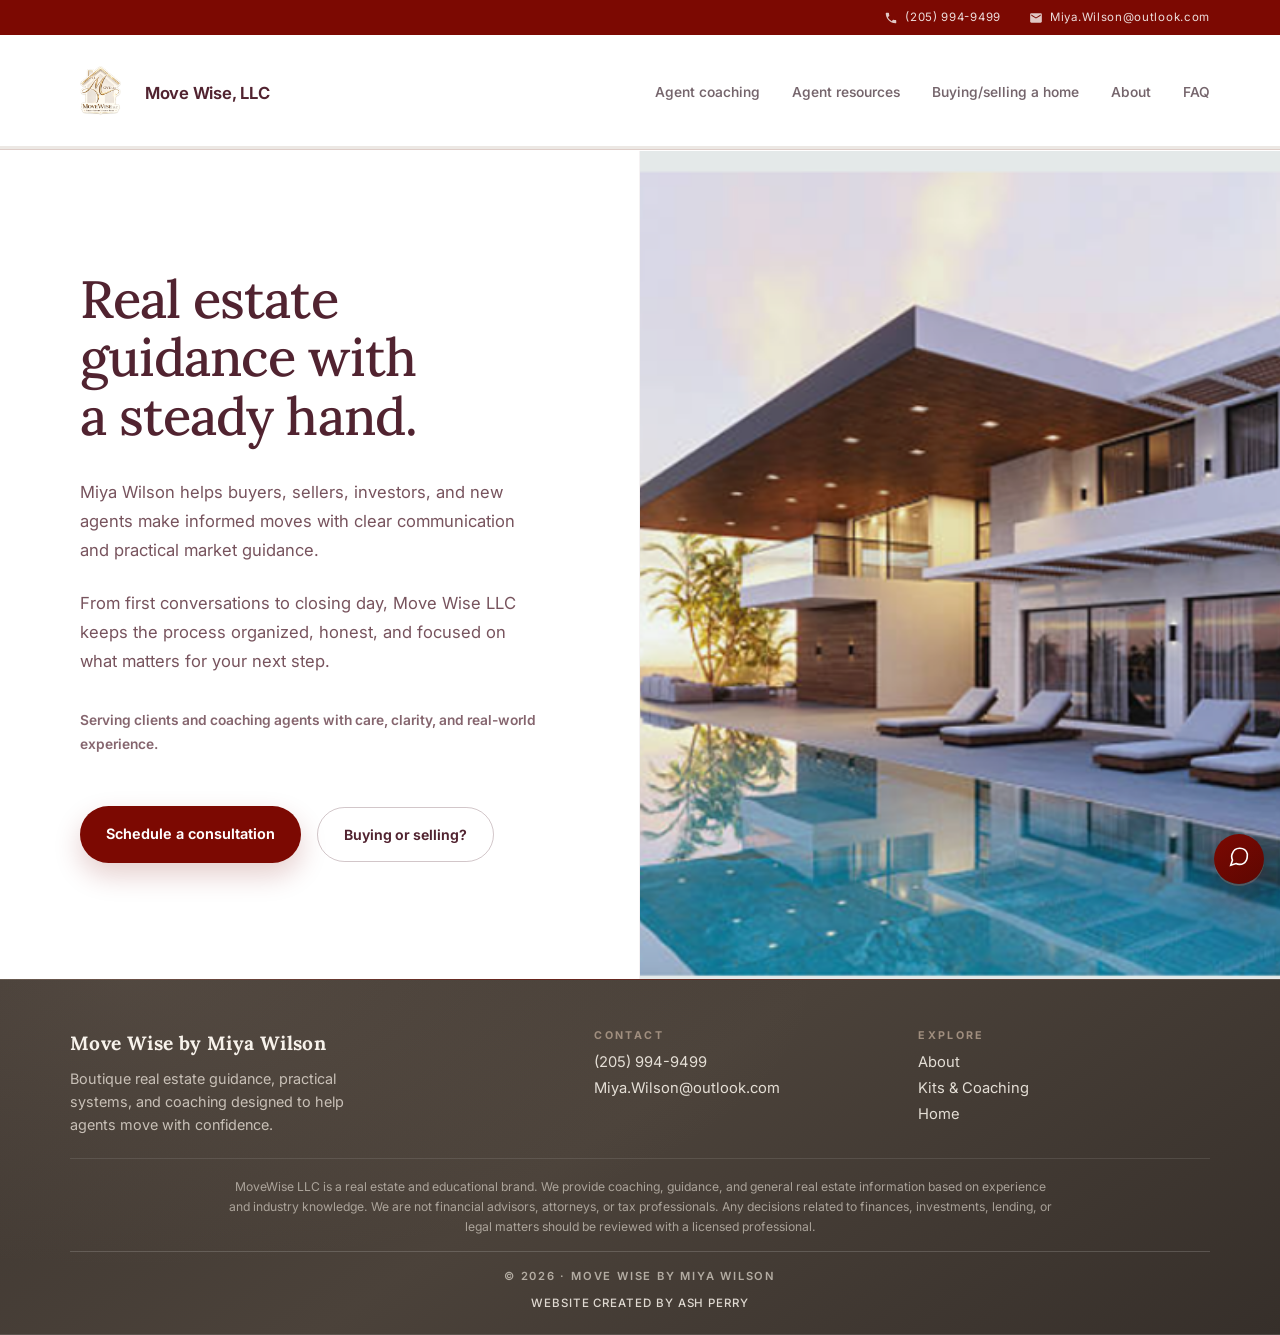
<file: index.html>
<!DOCTYPE html>
<html lang="en">
  <head>
    <meta charset="UTF-8" />
    <meta name="viewport" content="width=device-width, initial-scale=1, viewport-fit=cover" />
    <meta
      name="description"
      content="Miya Wilson and Move Wise LLC offer real estate services and new agent coaching for buyers, sellers, investors, and aspiring agents—with clarity, confidence, and strategy."
    />
    <title>Move Wise by Miya Wilson · Home Transformations</title>
    <!-- Ensures styles.css (+ other assets) load when Pages URL has no trailing slash -->
    <script>
      (function () {
        if (
          location.hostname === "ashperry1.github.io" &&
          location.pathname.startsWith("/MiyaWilson")
        ) {
          var b = document.createElement("base");
          b.href = "/MiyaWilson/";
          var t = document.querySelector("title");
          if (t) document.head.insertBefore(b, t);
          else document.head.appendChild(b);
        }
      })();
    </script>
    <link rel="preconnect" href="https://fonts.googleapis.com" />
    <link rel="preconnect" href="https://fonts.gstatic.com" crossorigin />
    <link
      href="https://fonts.googleapis.com/css2?family=Inter:ital,opsz,wght@0,14..32,400;0,14..32,500;0,14..32,600;0,14..32,700;1,14..32,400&amp;family=Lora:ital,wght@0,400..700;1,400..700&amp;display=swap"
      rel="stylesheet"
    />
    <link rel="stylesheet" href="styles.css" />
  </head>
  <body class="home-page">
    <div class="site-top">
      <div class="site-utility" aria-label="Contact shortcuts">
        <div class="wrap site-utility__inner">
          <a class="site-utility__link" href="tel:+12059949499">
            <svg class="site-utility__icon" width="14" height="14" viewBox="0 0 24 24" aria-hidden="true">
              <path
                fill="currentColor"
                d="M6.62 10.79c1.44 2.83 3.76 5.14 6.59 6.59l2.2-2.2c.27-.27.67-.36 1.02-.24 1.12.37 2.33.57 3.57.57.55 0 1 .45 1 1V20c0 .55-.45 1-1 1-9.39 0-17-7.61-17-17 0-.55.45-1 1-1h3.5c.55 0 1 .45 1 1 0 1.25.2 2.45.57 3.57.11.35.03.74-.25 1.02l-2.2 2.2z"
              />
            </svg>
            <span>(205) 994-9499</span>
          </a>
          <a class="site-utility__link" href="mailto:Miya.Wilson@outlook.com">
            <svg class="site-utility__icon" width="14" height="14" viewBox="0 0 24 24" aria-hidden="true">
              <path
                fill="currentColor"
                d="M20 4H4c-1.1 0-2 .9-2 2v12c0 1.1.9 2 2 2h16c1.1 0 2-.9 2-2V6c0-1.1-.9-2-2-2zm0 4l-8 5-8-5V6l8 5 8-5v2z"
              />
            </svg>
            <span>Miya.Wilson@outlook.com</span>
          </a>
        </div>
      </div>
      <header class="site-header site-header--broker">
        <div class="wrap header-inner header-inner--broker">
          <a class="logo logo--broker" href="index.html" aria-label="Move Wise by Miya Wilson — Home">
            <span class="logo__mark logo__mark--brand" aria-hidden="true">
              <img
                class="logo__brand-img"
                src="assets/logo-movewise.png"
                alt=""
                width="416"
                height="624"
                decoding="async"
              />
            </span>
            <span class="logo__stack">
              <span class="logo__name">Move Wise, LLC</span>
            </span>
          </a>
          <button
            class="nav-toggle"
            type="button"
            aria-expanded="false"
            aria-controls="primary-nav"
            aria-label="Open navigation menu"
          >
            <span class="nav-toggle__line" aria-hidden="true"></span>
            <span class="nav-toggle__line" aria-hidden="true"></span>
            <span class="nav-toggle__line" aria-hidden="true"></span>
          </button>
          <nav class="nav nav--broker" id="primary-nav" aria-label="Primary">
            <div class="nav-dropdown">
              <a href="kits.html#coaching" class="nav-dropdown__label">Agent coaching</a>
              <div class="nav-dropdown__panel" role="group" aria-label="Coaching tracks">
                <a href="coaching-one-on-one.html">1-on-1 Coaching</a>
                <a href="coaching-group.html">Group Coaching</a>
                <a href="coaching-vip-intensive.html">VIP Intensive</a>
              </div>
            </div>
            <a href="kits.html#kits">Agent resources</a>
            <a href="buying-selling.html">Buying/selling a home</a>
            <a href="about.html">About</a>
            <a href="faq.html">FAQ</a>
          </nav>
        </div>
      </header>
    </div>

    <main id="main-content">
      <section class="hero hero-split" id="tour-entry" aria-labelledby="hero-heading">
        <div class="hero-split__shell">
          <div class="hero-split__panel hero-split__copy lux-reveal">
            <div class="hero-split__copy-inner">
              <h1 id="hero-heading">Real estate guidance with a steady hand.</h1>
              <p class="hero-split__dek">
                Miya Wilson helps buyers, sellers, investors, and new agents make informed moves with clear communication and practical
                market guidance.
              </p>
              <p class="hero-split__dek">
                From first conversations to closing day, Move Wise LLC keeps the process organized, honest, and focused on what matters for
                your next step.
              </p>
              <p class="hero-split__stat-line">Serving clients and coaching agents with care, clarity, and real-world experience.</p>
              <div class="hero-split__actions">
                <a class="btn btn-primary btn--hero-contact" href="#contact">Schedule a consultation</a>
                <a class="btn btn-ghost btn--hero-secondary" href="buying-selling.html">Buying or selling?</a>
              </div>
            </div>
          </div>
          <div class="hero-split__panel hero-split__media lux-reveal" aria-hidden="false">
            <figure class="hero-split__figure hero-split__figure--full">
              <img
                class="hero-split__img hero-split__img--base"
                src="assets/miya-home.png"
                width="732"
                height="495"
                alt="Modern luxury white villa with an infinity pool at sunset—clean architecture and tropical landscaping."
                decoding="async"
                fetchpriority="high"
              />
            </figure>
          </div>
        </div>
      </section>

    </main>

    <footer class="site-footer">
      <div class="wrap footer-inner">
        <div class="footer-col footer-col--brand">
          <p class="footer-brand">Move Wise by Miya Wilson</p>
          <p class="footer-copy">
            Boutique real estate guidance, practical systems, and coaching designed to help agents move with confidence.
          </p>
        </div>
        <div class="footer-col">
          <p class="footer-heading">Contact</p>
          <a class="footer-link" href="tel:+12059949499">(205) 994-9499</a>
          <a class="footer-link" href="mailto:Miya.Wilson@outlook.com">Miya.Wilson@outlook.com</a>
        </div>
        <div class="footer-col">
          <p class="footer-heading">Explore</p>
          <a class="footer-link" href="about.html">About</a>
          <a class="footer-link" href="kits.html">Kits & Coaching</a>
          <a class="footer-link" href="index.html">Home</a>
        </div>
      </div>
      <div class="wrap footer-disclaimer" role="note">
        <p class="footer-disclaimer__text">
          MoveWise LLC is a real estate and educational brand. We provide coaching, guidance, and general real estate information based on
          experience and industry knowledge. We are not financial advisors, attorneys, or tax professionals. Any decisions related to
          finances, investments, lending, or legal matters should be reviewed with a licensed professional.
        </p>
      </div>
      <div class="wrap footer-bottom">
        <p class="footer-meta">© <span id="y"></span> · Move Wise by Miya Wilson</p>
        <a class="footer-credit" href="https://www.ash-perry.com" target="_blank" rel="noopener noreferrer"
          >Website created by Ash Perry</a
        >
      </div>
    </footer>

    <script>
      document.getElementById("y").textContent = new Date().getFullYear();
    </script>
    <script src="mobile-nav.js" defer></script>
    <script src="lux-motion.js" defer></script>
    <script src="site-chat.js" defer></script>
  </body>
</html>
</file>
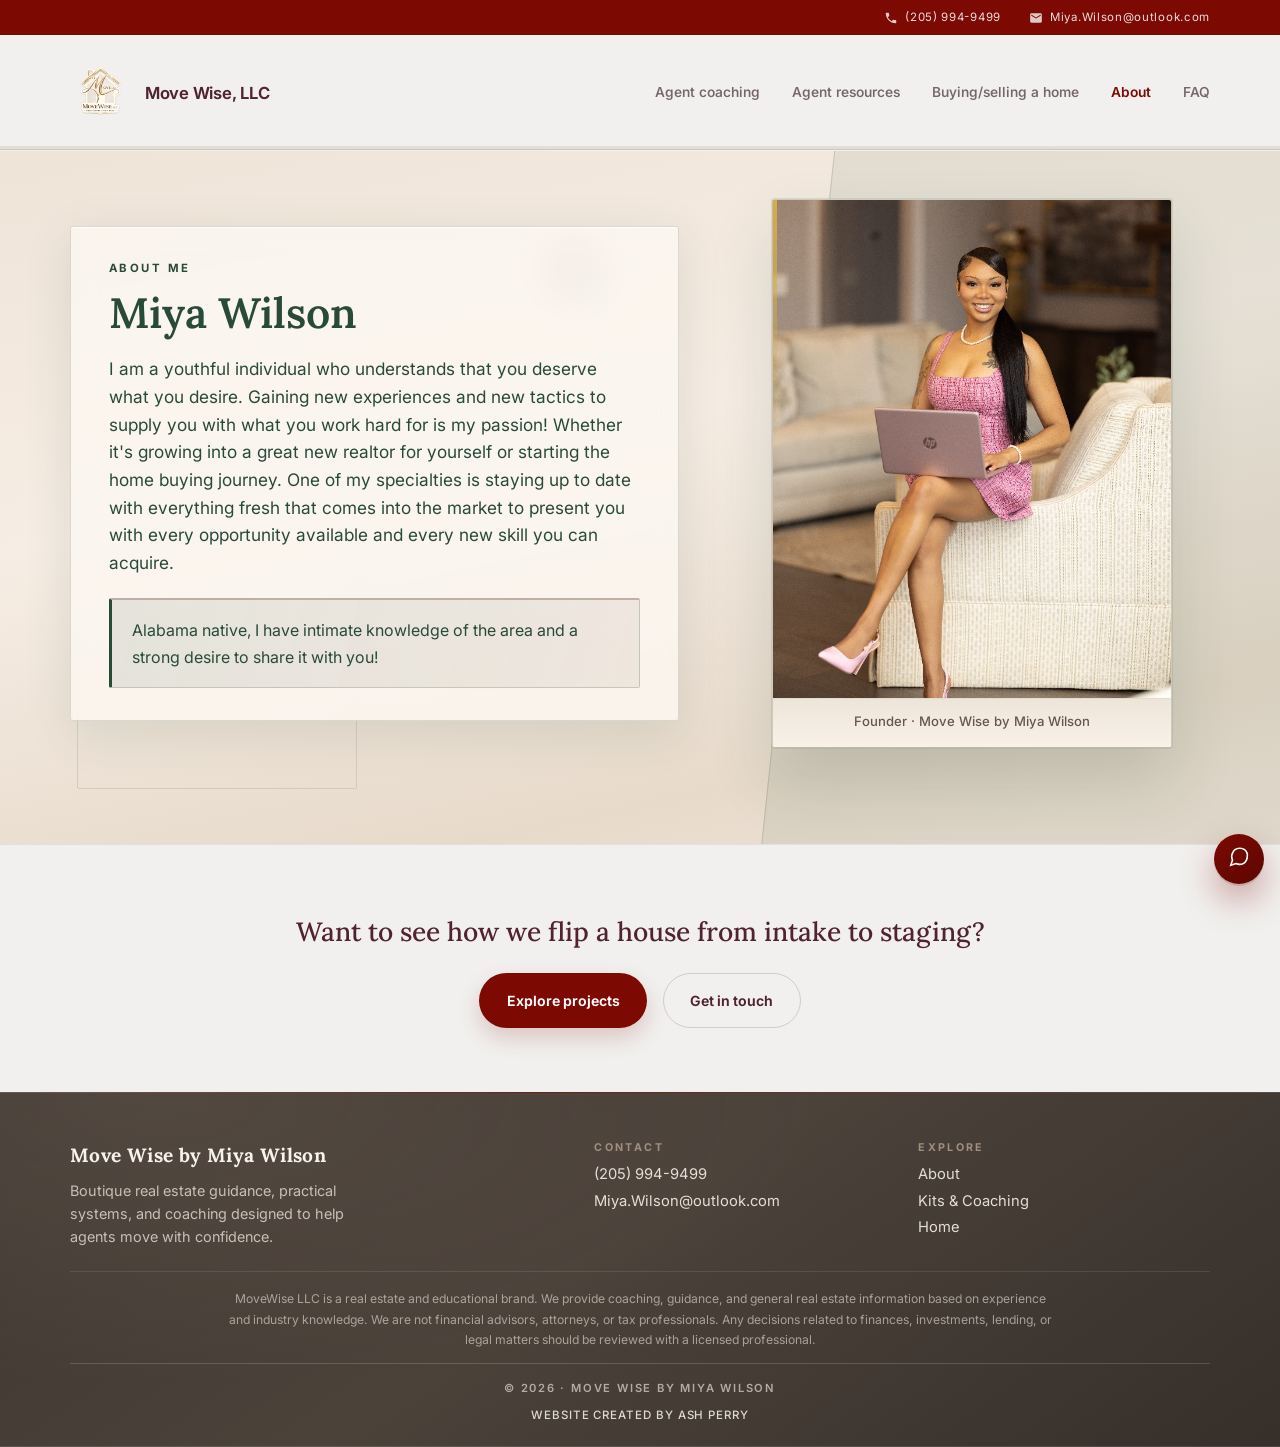
<file: about.html>
<!DOCTYPE html>
<html lang="en">
  <head>
    <meta charset="UTF-8" />
    <meta name="viewport" content="width=device-width, initial-scale=1, viewport-fit=cover" />
    <meta
      name="description"
      content="About Move Wise by Miya Wilson—meet the flipper behind the renovations, values, and how we partner on every project."
    />
    <title>About Me · Move Wise by Miya Wilson</title>
    <script>
      (function () {
        if (
          location.hostname === "ashperry1.github.io" &&
          location.pathname.startsWith("/MiyaWilson")
        ) {
          var b = document.createElement("base");
          b.href = "/MiyaWilson/";
          var t = document.querySelector("title");
          if (t) document.head.insertBefore(b, t);
          else document.head.appendChild(b);
        }
      })();
    </script>
    <link rel="preconnect" href="https://fonts.googleapis.com" />
    <link rel="preconnect" href="https://fonts.gstatic.com" crossorigin />
    <link
      href="https://fonts.googleapis.com/css2?family=Inter:ital,opsz,wght@0,14..32,400;0,14..32,500;0,14..32,600;0,14..32,700;1,14..32,400&amp;family=Lora:ital,wght@0,400..700;1,400..700&amp;display=swap"
      rel="stylesheet"
    />
    <link rel="stylesheet" href="styles.css" />
  </head>
  <body>
    <div class="site-top">
      <div class="site-utility" aria-label="Contact shortcuts">
        <div class="wrap site-utility__inner">
          <a class="site-utility__link" href="tel:+12059949499">
            <svg class="site-utility__icon" width="14" height="14" viewBox="0 0 24 24" aria-hidden="true">
              <path
                fill="currentColor"
                d="M6.62 10.79c1.44 2.83 3.76 5.14 6.59 6.59l2.2-2.2c.27-.27.67-.36 1.02-.24 1.12.37 2.33.57 3.57.57.55 0 1 .45 1 1V20c0 .55-.45 1-1 1-9.39 0-17-7.61-17-17 0-.55.45-1 1-1h3.5c.55 0 1 .45 1 1 0 1.25.2 2.45.57 3.57.11.35.03.74-.25 1.02l-2.2 2.2z"
              />
            </svg>
            <span>(205) 994-9499</span>
          </a>
          <a class="site-utility__link" href="mailto:Miya.Wilson@outlook.com">
            <svg class="site-utility__icon" width="14" height="14" viewBox="0 0 24 24" aria-hidden="true">
              <path
                fill="currentColor"
                d="M20 4H4c-1.1 0-2 .9-2 2v12c0 1.1.9 2 2 2h16c1.1 0 2-.9 2-2V6c0-1.1-.9-2-2-2zm0 4l-8 5-8-5V6l8 5 8-5v2z"
              />
            </svg>
            <span>Miya.Wilson@outlook.com</span>
          </a>
        </div>
      </div>
      <header class="site-header site-header--broker">
        <div class="wrap header-inner header-inner--broker">
          <a class="logo logo--broker" href="index.html" aria-label="Move Wise by Miya Wilson — Home">
            <span class="logo__mark logo__mark--brand" aria-hidden="true">
              <img
                class="logo__brand-img"
                src="assets/logo-movewise.png"
                alt=""
                width="416"
                height="624"
                decoding="async"
              />
            </span>
            <span class="logo__stack">
              <span class="logo__name">Move Wise, LLC</span>
            </span>
          </a>
          <button
            class="nav-toggle"
            type="button"
            aria-expanded="false"
            aria-controls="primary-nav"
            aria-label="Open navigation menu"
          >
            <span class="nav-toggle__line" aria-hidden="true"></span>
            <span class="nav-toggle__line" aria-hidden="true"></span>
            <span class="nav-toggle__line" aria-hidden="true"></span>
          </button>
          <nav class="nav nav--broker" id="primary-nav" aria-label="Primary">
            <div class="nav-dropdown">
              <a href="kits.html#coaching" class="nav-dropdown__label">Agent coaching</a>
              <div class="nav-dropdown__panel" role="group" aria-label="Coaching tracks">
                <a href="coaching-one-on-one.html">1-on-1 Coaching</a>
                <a href="coaching-group.html">Group Coaching</a>
                <a href="coaching-vip-intensive.html">VIP Intensive</a>
              </div>
            </div>
            <a href="kits.html#kits">Agent resources</a>
            <a href="buying-selling.html">Buying/selling a home</a>
            <a href="about.html" class="nav-current" aria-current="page">About</a>
            <a href="faq.html">FAQ</a>
          </nav>
        </div>
      </header>
    </div>

    <main id="main-content" class="page-about-main">
      <section class="about-pink about-pink--page" aria-labelledby="about-heading">
        <div class="about-pink__geo" aria-hidden="true">
          <span class="about-geo__shape about-geo__shape--slant"></span>
          <span class="about-geo__shape about-geo__shape--frame"></span>
          <span class="about-geo__shape about-geo__shape--disc"></span>
        </div>
        <div class="wrap about-pink__inner">
          <div class="about-pink__copy">
            <p class="about-pink__eyebrow">About Me</p>
            <h1 id="about-heading">Miya Wilson</h1>
            <p class="about-pink__lede">
              I am a youthful individual who understands that you deserve what you desire.
              Gaining new experiences and new tactics to supply you with what you work
              hard for is my passion! Whether it's growing into a great new realtor for
              yourself or starting the home buying journey. One of my specialties is staying
              up to date with everything fresh that comes into the market to present you
              with every opportunity available and every new skill you can acquire.
            </p>
            <p class="about-pink__tagline">
              Alabama native, I have intimate knowledge of the area and a strong desire to
              share it with you!
            </p>
          </div>
          <figure class="about-pink__photo">
            <img
              src="assets/miya-about.png"
              width="683"
              height="1024"
              alt="Portrait of Miya Wilson, founder of Move Wise by Miya Wilson"
              loading="lazy"
              decoding="async"
            />
            <figcaption class="about-pink__caption">
              Founder · Move Wise by Miya Wilson
            </figcaption>
          </figure>
        </div>
      </section>

      <section class="about-next">
        <div class="wrap about-next__inner">
          <p class="about-next__lede">
            Want to see how we flip a house from intake to staging?
          </p>
          <a class="btn btn-primary" href="index.html#work">Explore projects</a>
          <a class="btn btn-ghost about-next__btn-ghost" href="index.html#contact"
            >Get in touch</a
          >
        </div>
      </section>
    </main>

    <footer class="site-footer">
      <div class="wrap footer-inner">
        <div class="footer-col footer-col--brand">
          <p class="footer-brand">Move Wise by Miya Wilson</p>
          <p class="footer-copy">
            Boutique real estate guidance, practical systems, and coaching designed to help agents move with confidence.
          </p>
        </div>
        <div class="footer-col">
          <p class="footer-heading">Contact</p>
          <a class="footer-link" href="tel:+12059949499">(205) 994-9499</a>
          <a class="footer-link" href="mailto:Miya.Wilson@outlook.com">Miya.Wilson@outlook.com</a>
        </div>
        <div class="footer-col">
          <p class="footer-heading">Explore</p>
          <a class="footer-link" href="about.html">About</a>
          <a class="footer-link" href="kits.html">Kits & Coaching</a>
          <a class="footer-link" href="index.html">Home</a>
        </div>
      </div>
      <div class="wrap footer-disclaimer" role="note">
        <p class="footer-disclaimer__text">
          MoveWise LLC is a real estate and educational brand. We provide coaching, guidance, and general real estate information based on
          experience and industry knowledge. We are not financial advisors, attorneys, or tax professionals. Any decisions related to
          finances, investments, lending, or legal matters should be reviewed with a licensed professional.
        </p>
      </div>
      <div class="wrap footer-bottom">
        <p class="footer-meta">© <span id="y"></span> · Move Wise by Miya Wilson</p>
        <a class="footer-credit" href="https://www.ash-perry.com" target="_blank" rel="noopener noreferrer"
          >Website created by Ash Perry</a
        >
      </div>
    </footer>

    <script>
      document.getElementById("y").textContent = new Date().getFullYear();
    </script>
    <script src="mobile-nav.js" defer></script>
    <script src="site-chat.js" defer></script>
  </body>
</html>
</file>
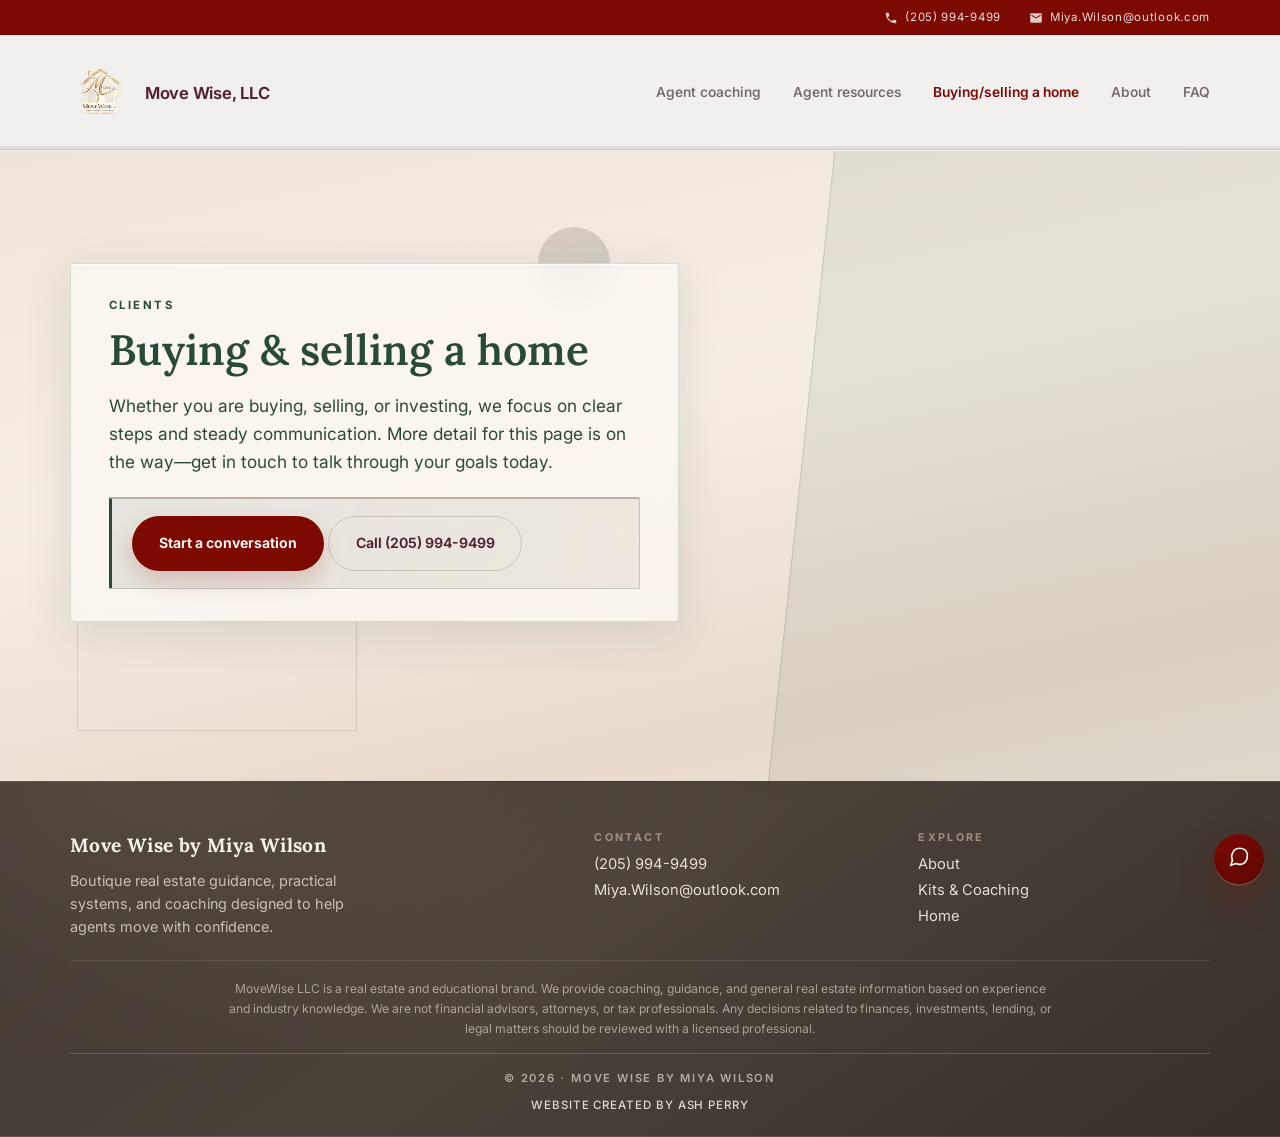
<file: buying-selling.html>
<!DOCTYPE html>
<html lang="en">
  <head>
    <meta charset="UTF-8" />
    <meta name="viewport" content="width=device-width, initial-scale=1, viewport-fit=cover" />
    <meta
      name="description"
      content="Buying or selling a home with Move Wise by Miya Wilson—strategy, clarity, and support for your next move."
    />
    <title>Buying &amp; selling a home · Move Wise by Miya Wilson</title>
    <script>
      (function () {
        if (
          location.hostname === "ashperry1.github.io" &&
          location.pathname.startsWith("/MiyaWilson")
        ) {
          var b = document.createElement("base");
          b.href = "/MiyaWilson/";
          var t = document.querySelector("title");
          if (t) document.head.insertBefore(b, t);
          else document.head.appendChild(b);
        }
      })();
    </script>
    <link rel="preconnect" href="https://fonts.googleapis.com" />
    <link rel="preconnect" href="https://fonts.gstatic.com" crossorigin />
    <link
      href="https://fonts.googleapis.com/css2?family=Inter:ital,opsz,wght@0,14..32,400;0,14..32,500;0,14..32,600;0,14..32,700;1,14..32,400&amp;family=Lora:ital,wght@0,400..700;1,400..700&amp;display=swap"
      rel="stylesheet"
    />
    <link rel="stylesheet" href="styles.css" />
  </head>
  <body>
    <div class="site-top">
      <div class="site-utility" aria-label="Contact shortcuts">
        <div class="wrap site-utility__inner">
          <a class="site-utility__link" href="tel:+12059949499">
            <svg class="site-utility__icon" width="14" height="14" viewBox="0 0 24 24" aria-hidden="true">
              <path
                fill="currentColor"
                d="M6.62 10.79c1.44 2.83 3.76 5.14 6.59 6.59l2.2-2.2c.27-.27.67-.36 1.02-.24 1.12.37 2.33.57 3.57.57.55 0 1 .45 1 1V20c0 .55-.45 1-1 1-9.39 0-17-7.61-17-17 0-.55.45-1 1-1h3.5c.55 0 1 .45 1 1 0 1.25.2 2.45.57 3.57.11.35.03.74-.25 1.02l-2.2 2.2z"
              />
            </svg>
            <span>(205) 994-9499</span>
          </a>
          <a class="site-utility__link" href="mailto:Miya.Wilson@outlook.com">
            <svg class="site-utility__icon" width="14" height="14" viewBox="0 0 24 24" aria-hidden="true">
              <path
                fill="currentColor"
                d="M20 4H4c-1.1 0-2 .9-2 2v12c0 1.1.9 2 2 2h16c1.1 0 2-.9 2-2V6c0-1.1-.9-2-2-2zm0 4l-8 5-8-5V6l8 5 8-5v2z"
              />
            </svg>
            <span>Miya.Wilson@outlook.com</span>
          </a>
        </div>
      </div>
      <header class="site-header site-header--broker">
        <div class="wrap header-inner header-inner--broker">
          <a class="logo logo--broker" href="index.html" aria-label="Move Wise by Miya Wilson — Home">
            <span class="logo__mark logo__mark--brand" aria-hidden="true">
              <img
                class="logo__brand-img"
                src="assets/logo-movewise.png"
                alt=""
                width="416"
                height="624"
                decoding="async"
              />
            </span>
            <span class="logo__stack">
              <span class="logo__name">Move Wise, LLC</span>
            </span>
          </a>
          <button
            class="nav-toggle"
            type="button"
            aria-expanded="false"
            aria-controls="primary-nav"
            aria-label="Open navigation menu"
          >
            <span class="nav-toggle__line" aria-hidden="true"></span>
            <span class="nav-toggle__line" aria-hidden="true"></span>
            <span class="nav-toggle__line" aria-hidden="true"></span>
          </button>
          <nav class="nav nav--broker" id="primary-nav" aria-label="Primary">
            <div class="nav-dropdown">
              <a href="kits.html#coaching" class="nav-dropdown__label">Agent coaching</a>
              <div class="nav-dropdown__panel" role="group" aria-label="Coaching tracks">
                <a href="coaching-one-on-one.html">1-on-1 Coaching</a>
                <a href="coaching-group.html">Group Coaching</a>
                <a href="coaching-vip-intensive.html">VIP Intensive</a>
              </div>
            </div>
            <a href="kits.html#kits">Agent resources</a>
            <a href="buying-selling.html" class="nav-current" aria-current="page">Buying/selling a home</a>
            <a href="about.html">About</a>
            <a href="faq.html">FAQ</a>
          </nav>
        </div>
      </header>
    </div>

    <main id="main-content" class="page-about-main">
      <section class="about-pink about-pink--page" aria-labelledby="buy-heading">
        <div class="about-pink__geo" aria-hidden="true">
          <span class="about-geo__shape about-geo__shape--slant"></span>
          <span class="about-geo__shape about-geo__shape--frame"></span>
          <span class="about-geo__shape about-geo__shape--disc"></span>
        </div>
        <div class="wrap about-pink__inner">
          <div class="about-pink__copy">
            <p class="about-pink__eyebrow">Clients</p>
            <h1 id="buy-heading">Buying &amp; selling a home</h1>
            <p class="about-pink__lede">
              Whether you are buying, selling, or investing, we focus on clear steps and steady communication. More detail for this page is
              on the way—get in touch to talk through your goals today.
            </p>
            <p class="about-pink__tagline">
              <a class="btn btn-primary" href="mailto:Miya.Wilson@outlook.com">Start a conversation</a>
              <a class="btn btn-ghost about-next__btn-ghost" href="tel:+12059949499">Call (205) 994-9499</a>
            </p>
          </div>
        </div>
      </section>
    </main>

    <footer class="site-footer">
      <div class="wrap footer-inner">
        <div class="footer-col footer-col--brand">
          <p class="footer-brand">Move Wise by Miya Wilson</p>
          <p class="footer-copy">
            Boutique real estate guidance, practical systems, and coaching designed to help agents move with confidence.
          </p>
        </div>
        <div class="footer-col">
          <p class="footer-heading">Contact</p>
          <a class="footer-link" href="tel:+12059949499">(205) 994-9499</a>
          <a class="footer-link" href="mailto:Miya.Wilson@outlook.com">Miya.Wilson@outlook.com</a>
        </div>
        <div class="footer-col">
          <p class="footer-heading">Explore</p>
          <a class="footer-link" href="about.html">About</a>
          <a class="footer-link" href="kits.html">Kits &amp; Coaching</a>
          <a class="footer-link" href="index.html">Home</a>
        </div>
      </div>
      <div class="wrap footer-disclaimer" role="note">
        <p class="footer-disclaimer__text">
          MoveWise LLC is a real estate and educational brand. We provide coaching, guidance, and general real estate information based on
          experience and industry knowledge. We are not financial advisors, attorneys, or tax professionals. Any decisions related to
          finances, investments, lending, or legal matters should be reviewed with a licensed professional.
        </p>
      </div>
      <div class="wrap footer-bottom">
        <p class="footer-meta">© <span id="y"></span> · Move Wise by Miya Wilson</p>
        <a class="footer-credit" href="https://www.ash-perry.com" target="_blank" rel="noopener noreferrer"
          >Website created by Ash Perry</a
        >
      </div>
    </footer>

    <script>
      document.getElementById("y").textContent = new Date().getFullYear();
    </script>
    <script src="mobile-nav.js" defer></script>
    <script src="site-chat.js" defer></script>
  </body>
</html>
</file>
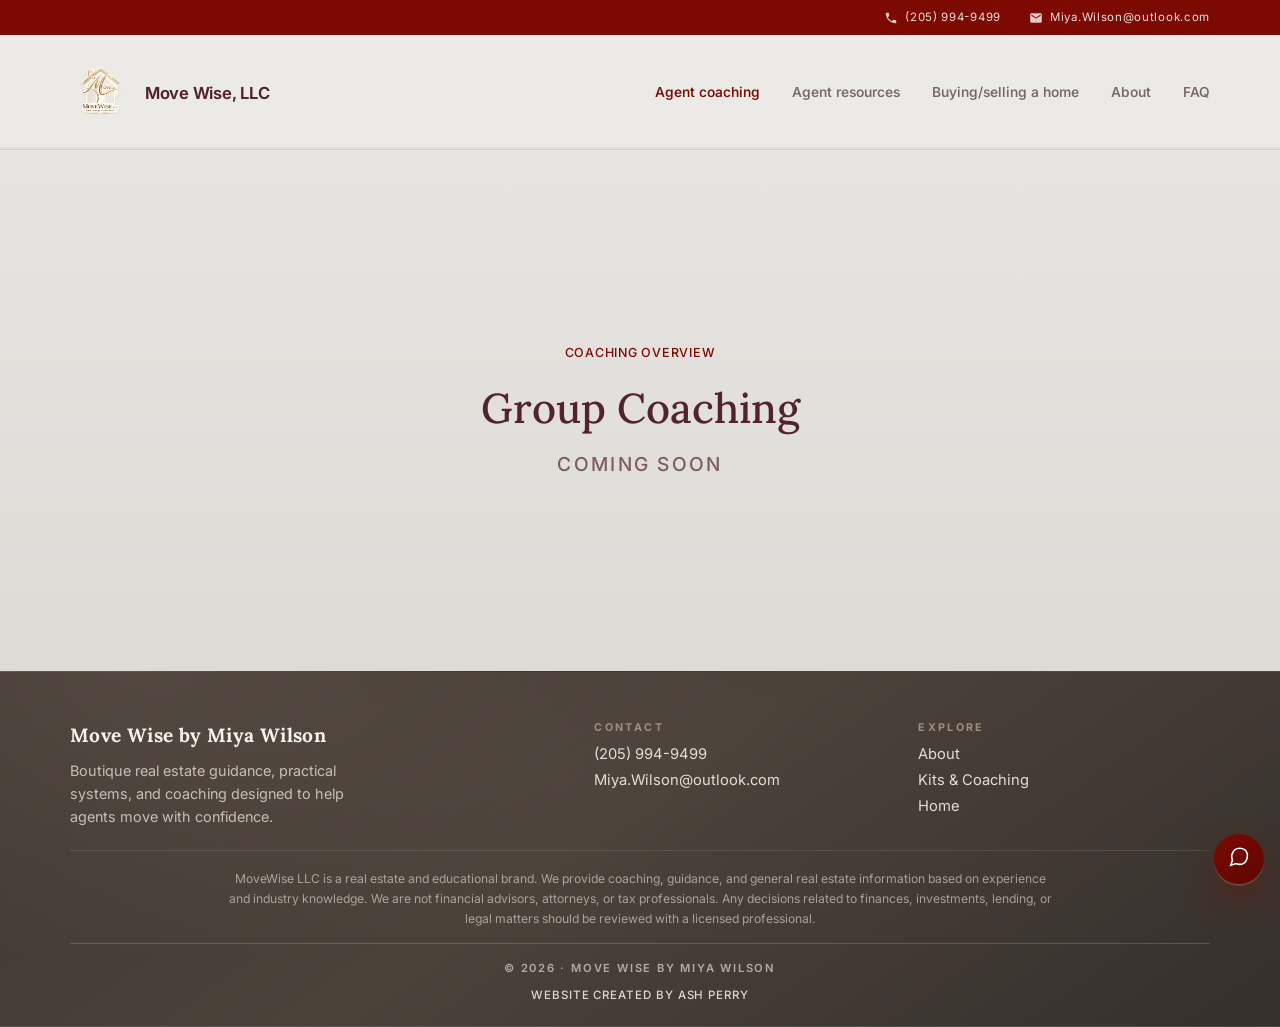
<file: coaching-group.html>
<!DOCTYPE html>
<html lang="en">
  <head>
    <meta charset="UTF-8" />
    <meta name="viewport" content="width=device-width, initial-scale=1, viewport-fit=cover" />
    <meta name="description" content="Group agent coaching with Move Wise—coming soon." />
    <title>Group Coaching · Move Wise by Miya Wilson</title>
    <script>
      (function () {
        if (
          location.hostname === "ashperry1.github.io" &&
          location.pathname.startsWith("/MiyaWilson")
        ) {
          var b = document.createElement("base");
          b.href = "/MiyaWilson/";
          var t = document.querySelector("title");
          if (t) document.head.insertBefore(b, t);
          else document.head.appendChild(b);
        }
      })();
    </script>
    <link rel="preconnect" href="https://fonts.googleapis.com" />
    <link rel="preconnect" href="https://fonts.gstatic.com" crossorigin />
    <link
      href="https://fonts.googleapis.com/css2?family=Inter:ital,opsz,wght@0,14..32,400;0,14..32,500;0,14..32,600;0,14..32,700;1,14..32,400&amp;family=Lora:ital,wght@0,400..700;1,400..700&amp;display=swap"
      rel="stylesheet"
    />
    <link rel="stylesheet" href="styles.css" />
  </head>
  <body class="coming-soon-view coaching-surface">
    <div class="site-top">
      <div class="site-utility" aria-label="Contact shortcuts">
        <div class="wrap site-utility__inner">
          <a class="site-utility__link" href="tel:+12059949499">
            <svg class="site-utility__icon" width="14" height="14" viewBox="0 0 24 24" aria-hidden="true">
              <path
                fill="currentColor"
                d="M6.62 10.79c1.44 2.83 3.76 5.14 6.59 6.59l2.2-2.2c.27-.27.67-.36 1.02-.24 1.12.37 2.33.57 3.57.57.55 0 1 .45 1 1V20c0 .55-.45 1-1 1-9.39 0-17-7.61-17-17 0-.55.45-1 1-1h3.5c.55 0 1 .45 1 1 0 1.25.2 2.45.57 3.57.11.35.03.74-.25 1.02l-2.2 2.2z"
              />
            </svg>
            <span>(205) 994-9499</span>
          </a>
          <a class="site-utility__link" href="mailto:Miya.Wilson@outlook.com">
            <svg class="site-utility__icon" width="14" height="14" viewBox="0 0 24 24" aria-hidden="true">
              <path
                fill="currentColor"
                d="M20 4H4c-1.1 0-2 .9-2 2v12c0 1.1.9 2 2 2h16c1.1 0 2-.9 2-2V6c0-1.1-.9-2-2-2zm0 4l-8 5-8-5V6l8 5 8-5v2z"
              />
            </svg>
            <span>Miya.Wilson@outlook.com</span>
          </a>
        </div>
      </div>
      <header class="site-header site-header--broker">
        <div class="wrap header-inner header-inner--broker">
          <a class="logo logo--broker" href="index.html" aria-label="Move Wise by Miya Wilson — Home">
            <span class="logo__mark logo__mark--brand" aria-hidden="true">
              <img
                class="logo__brand-img"
                src="assets/logo-movewise.png"
                alt=""
                width="416"
                height="624"
                decoding="async"
              />
            </span>
            <span class="logo__stack">
              <span class="logo__name">Move Wise, LLC</span>
            </span>
          </a>
          <button
            class="nav-toggle"
            type="button"
            aria-expanded="false"
            aria-controls="primary-nav"
            aria-label="Open navigation menu"
          >
            <span class="nav-toggle__line" aria-hidden="true"></span>
            <span class="nav-toggle__line" aria-hidden="true"></span>
            <span class="nav-toggle__line" aria-hidden="true"></span>
          </button>
          <nav class="nav nav--broker" id="primary-nav" aria-label="Primary">
            <div class="nav-dropdown">
              <a href="kits.html#coaching" class="nav-dropdown__label">Agent coaching</a>
              <div class="nav-dropdown__panel" role="group" aria-label="Coaching tracks">
                <a href="coaching-one-on-one.html">1-on-1 Coaching</a>
                <a href="coaching-group.html" class="nav-current" aria-current="page">Group Coaching</a>
                <a href="coaching-vip-intensive.html">VIP Intensive</a>
              </div>
            </div>
            <a href="kits.html#kits">Agent resources</a>
            <a href="buying-selling.html">Buying/selling a home</a>
            <a href="about.html">About</a>
            <a href="faq.html">FAQ</a>
          </nav>
        </div>
      </header>
    </div>

    <main id="main-content">
      <div class="wrap coming-soon">
        <p class="coming-soon__crumb"><a href="kits.html#coaching">Coaching overview</a></p>
        <h1 class="coming-soon__title">Group Coaching</h1>
        <p class="coming-soon__message">Coming soon</p>
      </div>
    </main>

    <footer class="site-footer">
      <div class="wrap footer-inner">
        <div class="footer-col footer-col--brand">
          <p class="footer-brand">Move Wise by Miya Wilson</p>
          <p class="footer-copy">
            Boutique real estate guidance, practical systems, and coaching designed to help agents move with confidence.
          </p>
        </div>
        <div class="footer-col">
          <p class="footer-heading">Contact</p>
          <a class="footer-link" href="tel:+12059949499">(205) 994-9499</a>
          <a class="footer-link" href="mailto:Miya.Wilson@outlook.com">Miya.Wilson@outlook.com</a>
        </div>
        <div class="footer-col">
          <p class="footer-heading">Explore</p>
          <a class="footer-link" href="about.html">About</a>
          <a class="footer-link" href="kits.html">Kits &amp; Coaching</a>
          <a class="footer-link" href="index.html">Home</a>
        </div>
      </div>
      <div class="wrap footer-disclaimer" role="note">
        <p class="footer-disclaimer__text">
          MoveWise LLC is a real estate and educational brand. We provide coaching, guidance, and general real estate information based on
          experience and industry knowledge. We are not financial advisors, attorneys, or tax professionals. Any decisions related to
          finances, investments, lending, or legal matters should be reviewed with a licensed professional.
        </p>
      </div>
      <div class="wrap footer-bottom">
        <p class="footer-meta">© <span id="y"></span> · Move Wise by Miya Wilson</p>
        <a class="footer-credit" href="https://www.ash-perry.com" target="_blank" rel="noopener noreferrer"
          >Website created by Ash Perry</a
        >
      </div>
    </footer>

    <script>
      document.getElementById("y").textContent = new Date().getFullYear();
    </script>
    <script src="mobile-nav.js" defer></script>
    <script src="site-chat.js" defer></script>
  </body>
</html>
</file>
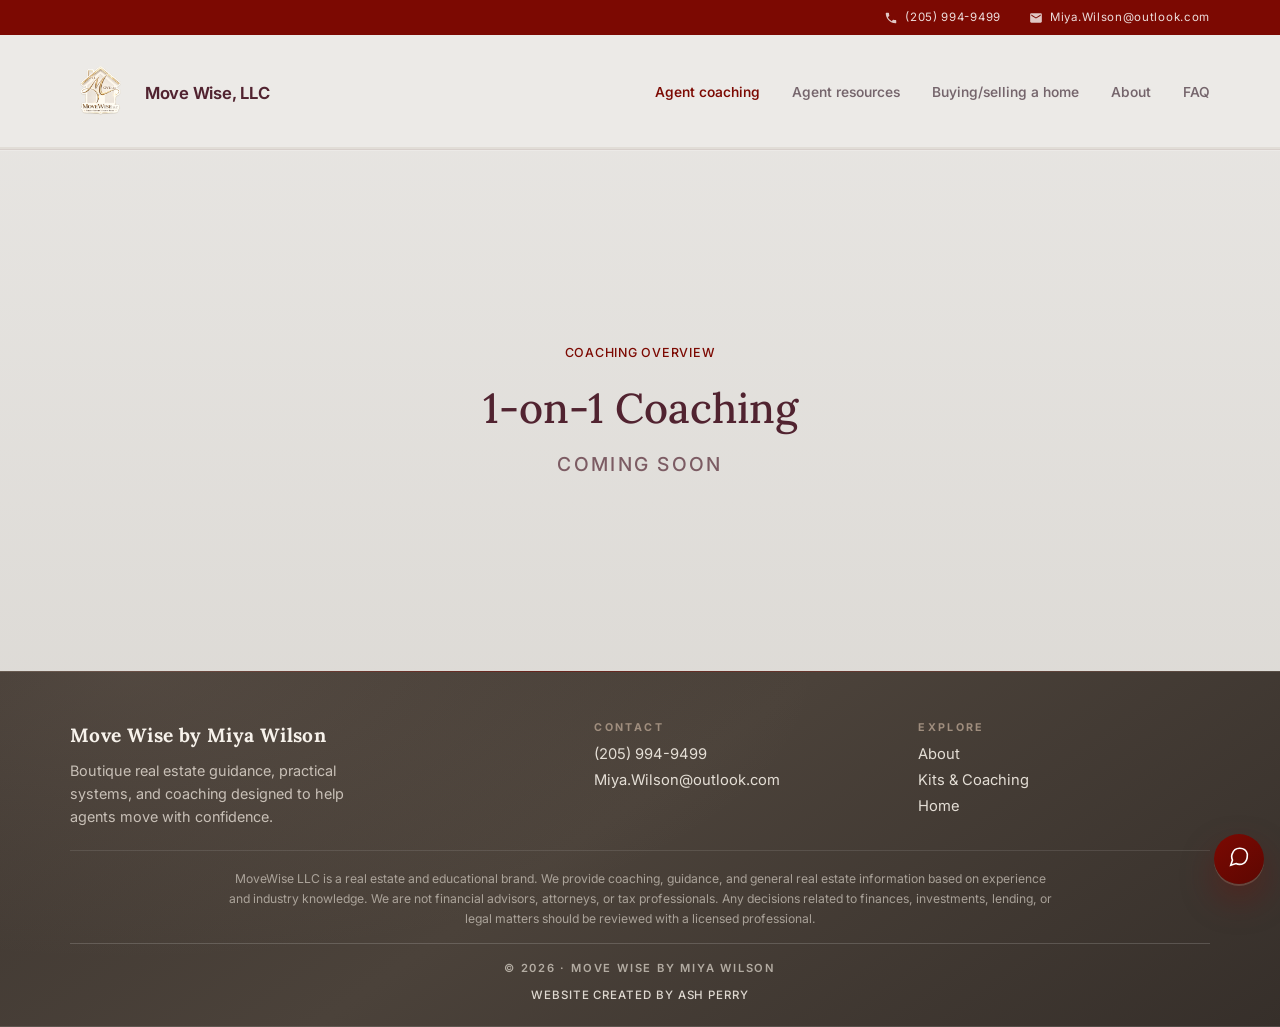
<file: coaching-one-on-one.html>
<!DOCTYPE html>
<html lang="en">
  <head>
    <meta charset="UTF-8" />
    <meta name="viewport" content="width=device-width, initial-scale=1, viewport-fit=cover" />
    <meta name="description" content="1-on-1 agent coaching with Move Wise—coming soon." />
    <title>1-on-1 Coaching · Move Wise by Miya Wilson</title>
    <script>
      (function () {
        if (
          location.hostname === "ashperry1.github.io" &&
          location.pathname.startsWith("/MiyaWilson")
        ) {
          var b = document.createElement("base");
          b.href = "/MiyaWilson/";
          var t = document.querySelector("title");
          if (t) document.head.insertBefore(b, t);
          else document.head.appendChild(b);
        }
      })();
    </script>
    <link rel="preconnect" href="https://fonts.googleapis.com" />
    <link rel="preconnect" href="https://fonts.gstatic.com" crossorigin />
    <link
      href="https://fonts.googleapis.com/css2?family=Inter:ital,opsz,wght@0,14..32,400;0,14..32,500;0,14..32,600;0,14..32,700;1,14..32,400&amp;family=Lora:ital,wght@0,400..700;1,400..700&amp;display=swap"
      rel="stylesheet"
    />
    <link rel="stylesheet" href="styles.css" />
  </head>
  <body class="coming-soon-view coaching-surface">
    <div class="site-top">
      <div class="site-utility" aria-label="Contact shortcuts">
        <div class="wrap site-utility__inner">
          <a class="site-utility__link" href="tel:+12059949499">
            <svg class="site-utility__icon" width="14" height="14" viewBox="0 0 24 24" aria-hidden="true">
              <path
                fill="currentColor"
                d="M6.62 10.79c1.44 2.83 3.76 5.14 6.59 6.59l2.2-2.2c.27-.27.67-.36 1.02-.24 1.12.37 2.33.57 3.57.57.55 0 1 .45 1 1V20c0 .55-.45 1-1 1-9.39 0-17-7.61-17-17 0-.55.45-1 1-1h3.5c.55 0 1 .45 1 1 0 1.25.2 2.45.57 3.57.11.35.03.74-.25 1.02l-2.2 2.2z"
              />
            </svg>
            <span>(205) 994-9499</span>
          </a>
          <a class="site-utility__link" href="mailto:Miya.Wilson@outlook.com">
            <svg class="site-utility__icon" width="14" height="14" viewBox="0 0 24 24" aria-hidden="true">
              <path
                fill="currentColor"
                d="M20 4H4c-1.1 0-2 .9-2 2v12c0 1.1.9 2 2 2h16c1.1 0 2-.9 2-2V6c0-1.1-.9-2-2-2zm0 4l-8 5-8-5V6l8 5 8-5v2z"
              />
            </svg>
            <span>Miya.Wilson@outlook.com</span>
          </a>
        </div>
      </div>
      <header class="site-header site-header--broker">
        <div class="wrap header-inner header-inner--broker">
          <a class="logo logo--broker" href="index.html" aria-label="Move Wise by Miya Wilson — Home">
            <span class="logo__mark logo__mark--brand" aria-hidden="true">
              <img
                class="logo__brand-img"
                src="assets/logo-movewise.png"
                alt=""
                width="416"
                height="624"
                decoding="async"
              />
            </span>
            <span class="logo__stack">
              <span class="logo__name">Move Wise, LLC</span>
            </span>
          </a>
          <button
            class="nav-toggle"
            type="button"
            aria-expanded="false"
            aria-controls="primary-nav"
            aria-label="Open navigation menu"
          >
            <span class="nav-toggle__line" aria-hidden="true"></span>
            <span class="nav-toggle__line" aria-hidden="true"></span>
            <span class="nav-toggle__line" aria-hidden="true"></span>
          </button>
          <nav class="nav nav--broker" id="primary-nav" aria-label="Primary">
            <div class="nav-dropdown">
              <a href="kits.html#coaching" class="nav-dropdown__label">Agent coaching</a>
              <div class="nav-dropdown__panel" role="group" aria-label="Coaching tracks">
                <a href="coaching-one-on-one.html" class="nav-current" aria-current="page">1-on-1 Coaching</a>
                <a href="coaching-group.html">Group Coaching</a>
                <a href="coaching-vip-intensive.html">VIP Intensive</a>
              </div>
            </div>
            <a href="kits.html#kits">Agent resources</a>
            <a href="buying-selling.html">Buying/selling a home</a>
            <a href="about.html">About</a>
            <a href="faq.html">FAQ</a>
          </nav>
        </div>
      </header>
    </div>

    <main id="main-content">
      <div class="wrap coming-soon">
        <p class="coming-soon__crumb"><a href="kits.html#coaching">Coaching overview</a></p>
        <h1 class="coming-soon__title">1-on-1 Coaching</h1>
        <p class="coming-soon__message">Coming soon</p>
      </div>
    </main>

    <footer class="site-footer">
      <div class="wrap footer-inner">
        <div class="footer-col footer-col--brand">
          <p class="footer-brand">Move Wise by Miya Wilson</p>
          <p class="footer-copy">
            Boutique real estate guidance, practical systems, and coaching designed to help agents move with confidence.
          </p>
        </div>
        <div class="footer-col">
          <p class="footer-heading">Contact</p>
          <a class="footer-link" href="tel:+12059949499">(205) 994-9499</a>
          <a class="footer-link" href="mailto:Miya.Wilson@outlook.com">Miya.Wilson@outlook.com</a>
        </div>
        <div class="footer-col">
          <p class="footer-heading">Explore</p>
          <a class="footer-link" href="about.html">About</a>
          <a class="footer-link" href="kits.html">Kits &amp; Coaching</a>
          <a class="footer-link" href="index.html">Home</a>
        </div>
      </div>
      <div class="wrap footer-disclaimer" role="note">
        <p class="footer-disclaimer__text">
          MoveWise LLC is a real estate and educational brand. We provide coaching, guidance, and general real estate information based on
          experience and industry knowledge. We are not financial advisors, attorneys, or tax professionals. Any decisions related to
          finances, investments, lending, or legal matters should be reviewed with a licensed professional.
        </p>
      </div>
      <div class="wrap footer-bottom">
        <p class="footer-meta">© <span id="y"></span> · Move Wise by Miya Wilson</p>
        <a class="footer-credit" href="https://www.ash-perry.com" target="_blank" rel="noopener noreferrer"
          >Website created by Ash Perry</a
        >
      </div>
    </footer>

    <script>
      document.getElementById("y").textContent = new Date().getFullYear();
    </script>
    <script src="mobile-nav.js" defer></script>
    <script src="site-chat.js" defer></script>
  </body>
</html>
</file>
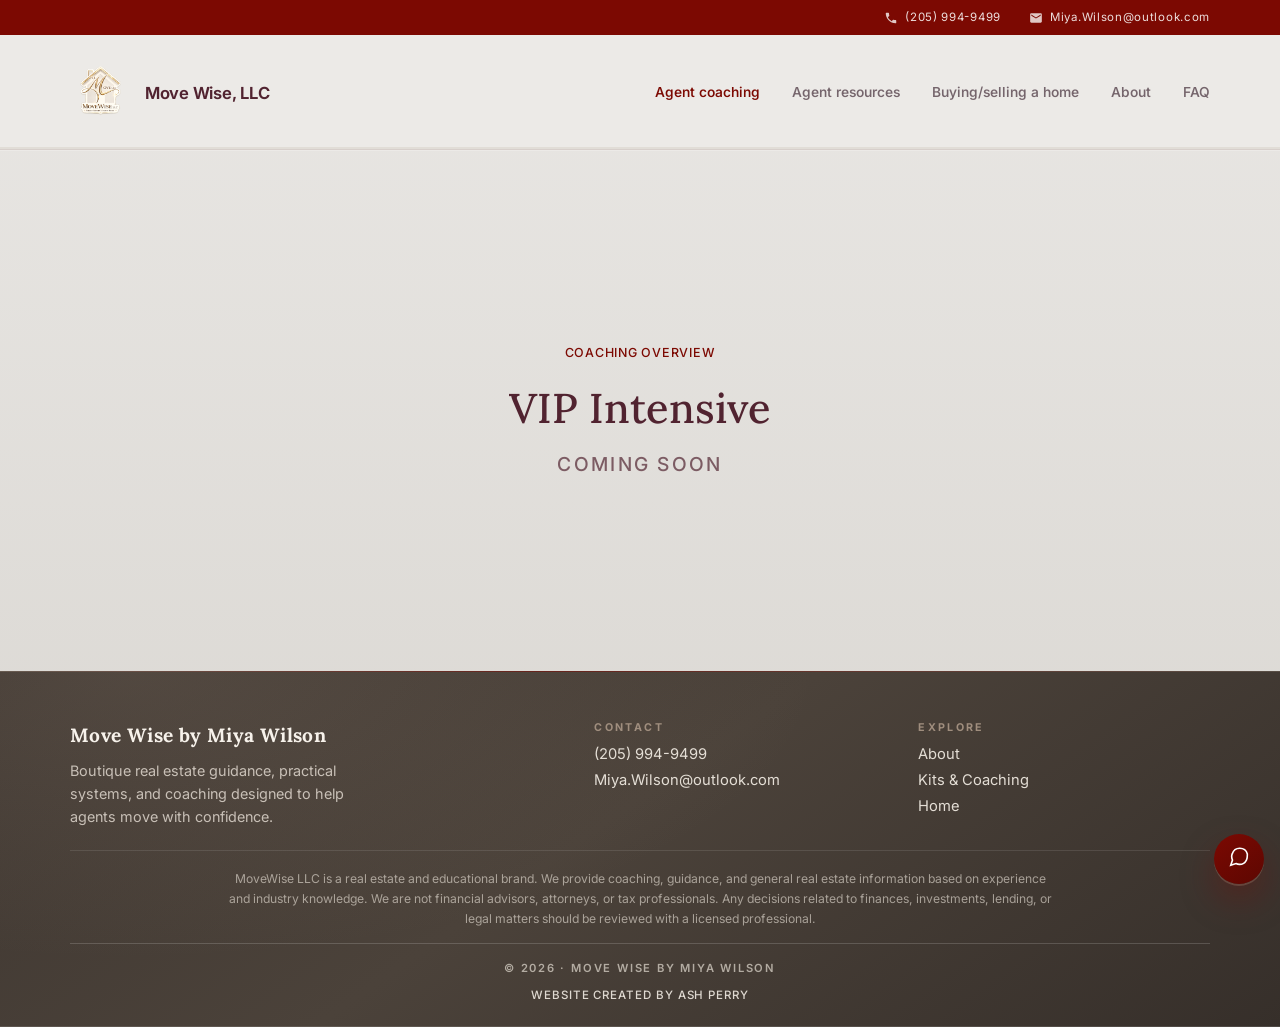
<file: coaching-vip-intensive.html>
<!DOCTYPE html>
<html lang="en">
  <head>
    <meta charset="UTF-8" />
    <meta name="viewport" content="width=device-width, initial-scale=1, viewport-fit=cover" />
    <meta name="description" content="VIP Intensive agent coaching with Move Wise—coming soon." />
    <title>VIP Intensive · Move Wise by Miya Wilson</title>
    <script>
      (function () {
        if (
          location.hostname === "ashperry1.github.io" &&
          location.pathname.startsWith("/MiyaWilson")
        ) {
          var b = document.createElement("base");
          b.href = "/MiyaWilson/";
          var t = document.querySelector("title");
          if (t) document.head.insertBefore(b, t);
          else document.head.appendChild(b);
        }
      })();
    </script>
    <link rel="preconnect" href="https://fonts.googleapis.com" />
    <link rel="preconnect" href="https://fonts.gstatic.com" crossorigin />
    <link
      href="https://fonts.googleapis.com/css2?family=Inter:ital,opsz,wght@0,14..32,400;0,14..32,500;0,14..32,600;0,14..32,700;1,14..32,400&amp;family=Lora:ital,wght@0,400..700;1,400..700&amp;display=swap"
      rel="stylesheet"
    />
    <link rel="stylesheet" href="styles.css" />
  </head>
  <body class="coming-soon-view coaching-surface">
    <div class="site-top">
      <div class="site-utility" aria-label="Contact shortcuts">
        <div class="wrap site-utility__inner">
          <a class="site-utility__link" href="tel:+12059949499">
            <svg class="site-utility__icon" width="14" height="14" viewBox="0 0 24 24" aria-hidden="true">
              <path
                fill="currentColor"
                d="M6.62 10.79c1.44 2.83 3.76 5.14 6.59 6.59l2.2-2.2c.27-.27.67-.36 1.02-.24 1.12.37 2.33.57 3.57.57.55 0 1 .45 1 1V20c0 .55-.45 1-1 1-9.39 0-17-7.61-17-17 0-.55.45-1 1-1h3.5c.55 0 1 .45 1 1 0 1.25.2 2.45.57 3.57.11.35.03.74-.25 1.02l-2.2 2.2z"
              />
            </svg>
            <span>(205) 994-9499</span>
          </a>
          <a class="site-utility__link" href="mailto:Miya.Wilson@outlook.com">
            <svg class="site-utility__icon" width="14" height="14" viewBox="0 0 24 24" aria-hidden="true">
              <path
                fill="currentColor"
                d="M20 4H4c-1.1 0-2 .9-2 2v12c0 1.1.9 2 2 2h16c1.1 0 2-.9 2-2V6c0-1.1-.9-2-2-2zm0 4l-8 5-8-5V6l8 5 8-5v2z"
              />
            </svg>
            <span>Miya.Wilson@outlook.com</span>
          </a>
        </div>
      </div>
      <header class="site-header site-header--broker">
        <div class="wrap header-inner header-inner--broker">
          <a class="logo logo--broker" href="index.html" aria-label="Move Wise by Miya Wilson — Home">
            <span class="logo__mark logo__mark--brand" aria-hidden="true">
              <img
                class="logo__brand-img"
                src="assets/logo-movewise.png"
                alt=""
                width="416"
                height="624"
                decoding="async"
              />
            </span>
            <span class="logo__stack">
              <span class="logo__name">Move Wise, LLC</span>
            </span>
          </a>
          <button
            class="nav-toggle"
            type="button"
            aria-expanded="false"
            aria-controls="primary-nav"
            aria-label="Open navigation menu"
          >
            <span class="nav-toggle__line" aria-hidden="true"></span>
            <span class="nav-toggle__line" aria-hidden="true"></span>
            <span class="nav-toggle__line" aria-hidden="true"></span>
          </button>
          <nav class="nav nav--broker" id="primary-nav" aria-label="Primary">
            <div class="nav-dropdown">
              <a href="kits.html#coaching" class="nav-dropdown__label">Agent coaching</a>
              <div class="nav-dropdown__panel" role="group" aria-label="Coaching tracks">
                <a href="coaching-one-on-one.html">1-on-1 Coaching</a>
                <a href="coaching-group.html">Group Coaching</a>
                <a href="coaching-vip-intensive.html" class="nav-current" aria-current="page">VIP Intensive</a>
              </div>
            </div>
            <a href="kits.html#kits">Agent resources</a>
            <a href="buying-selling.html">Buying/selling a home</a>
            <a href="about.html">About</a>
            <a href="faq.html">FAQ</a>
          </nav>
        </div>
      </header>
    </div>

    <main id="main-content">
      <div class="wrap coming-soon">
        <p class="coming-soon__crumb"><a href="kits.html#coaching">Coaching overview</a></p>
        <h1 class="coming-soon__title">VIP Intensive</h1>
        <p class="coming-soon__message">Coming soon</p>
      </div>
    </main>

    <footer class="site-footer">
      <div class="wrap footer-inner">
        <div class="footer-col footer-col--brand">
          <p class="footer-brand">Move Wise by Miya Wilson</p>
          <p class="footer-copy">
            Boutique real estate guidance, practical systems, and coaching designed to help agents move with confidence.
          </p>
        </div>
        <div class="footer-col">
          <p class="footer-heading">Contact</p>
          <a class="footer-link" href="tel:+12059949499">(205) 994-9499</a>
          <a class="footer-link" href="mailto:Miya.Wilson@outlook.com">Miya.Wilson@outlook.com</a>
        </div>
        <div class="footer-col">
          <p class="footer-heading">Explore</p>
          <a class="footer-link" href="about.html">About</a>
          <a class="footer-link" href="kits.html">Kits &amp; Coaching</a>
          <a class="footer-link" href="index.html">Home</a>
        </div>
      </div>
      <div class="wrap footer-disclaimer" role="note">
        <p class="footer-disclaimer__text">
          MoveWise LLC is a real estate and educational brand. We provide coaching, guidance, and general real estate information based on
          experience and industry knowledge. We are not financial advisors, attorneys, or tax professionals. Any decisions related to
          finances, investments, lending, or legal matters should be reviewed with a licensed professional.
        </p>
      </div>
      <div class="wrap footer-bottom">
        <p class="footer-meta">© <span id="y"></span> · Move Wise by Miya Wilson</p>
        <a class="footer-credit" href="https://www.ash-perry.com" target="_blank" rel="noopener noreferrer"
          >Website created by Ash Perry</a
        >
      </div>
    </footer>

    <script>
      document.getElementById("y").textContent = new Date().getFullYear();
    </script>
    <script src="mobile-nav.js" defer></script>
    <script src="site-chat.js" defer></script>
  </body>
</html>
</file>
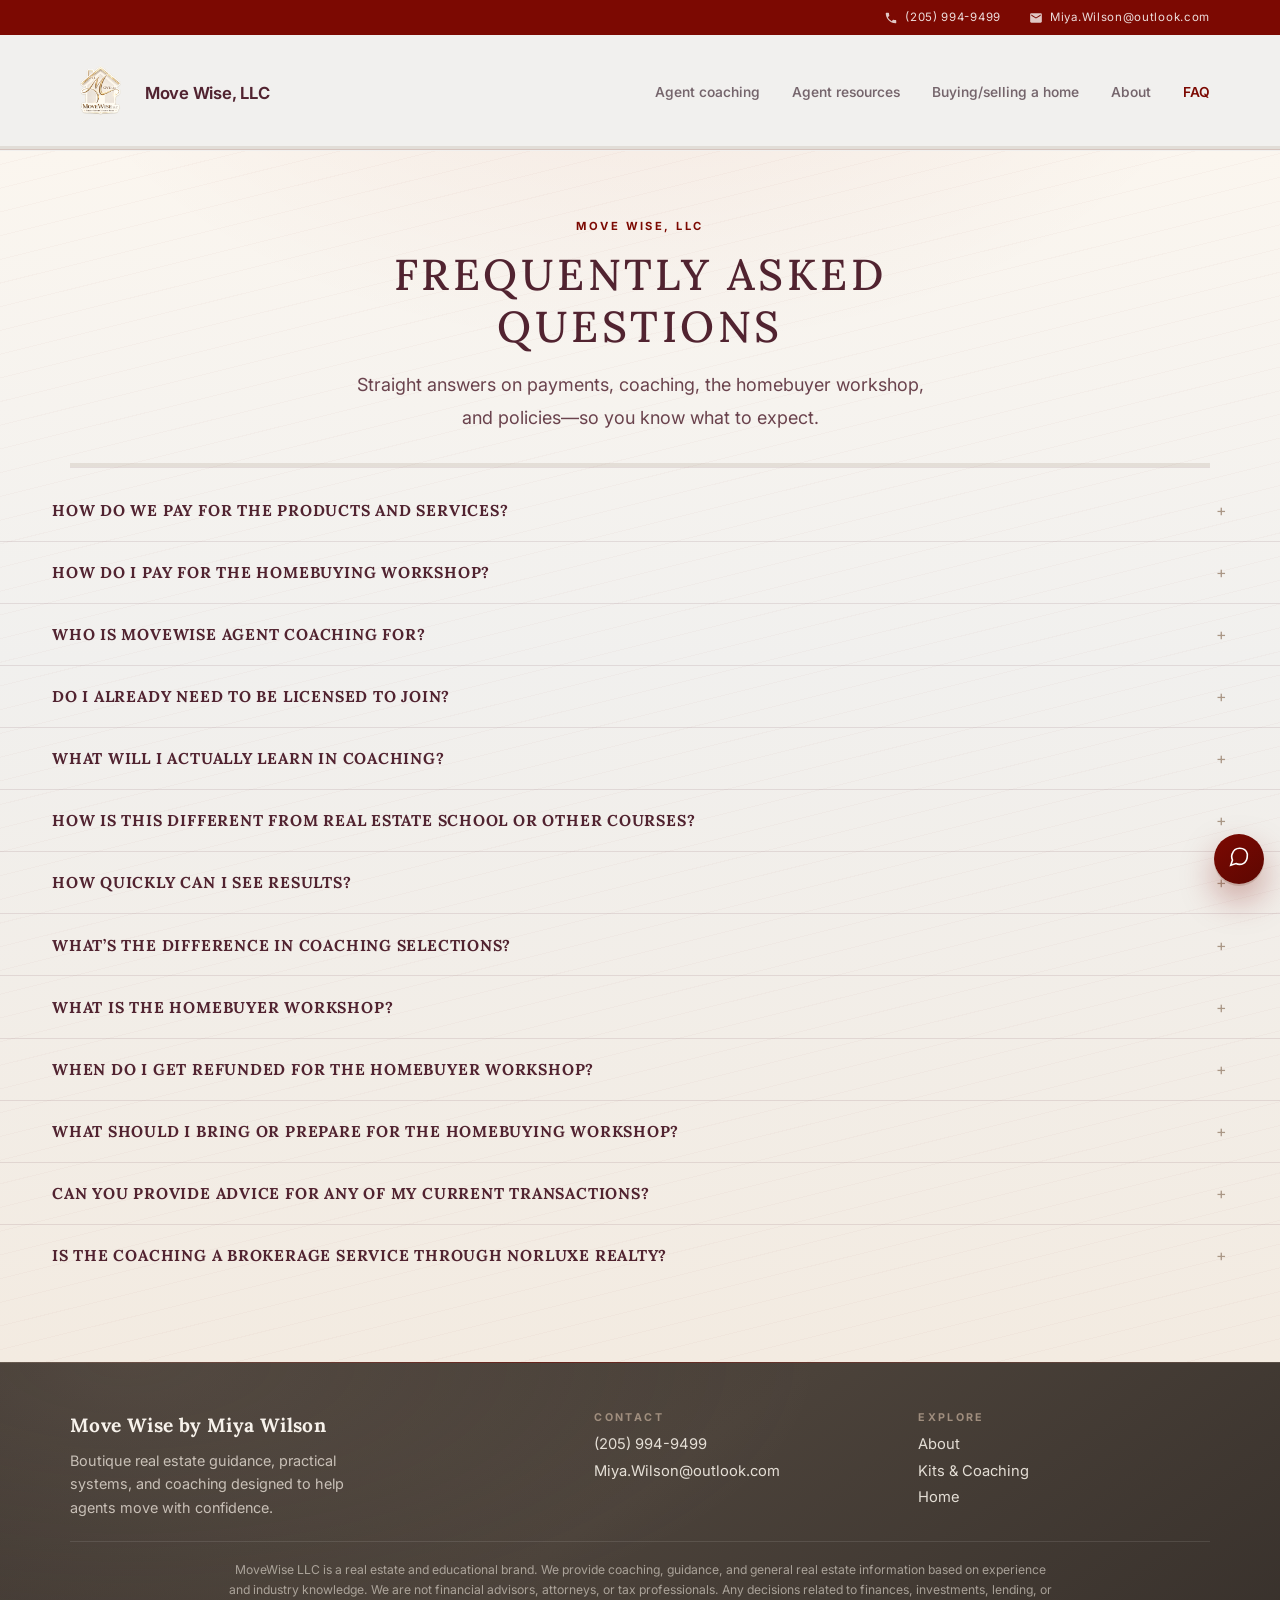
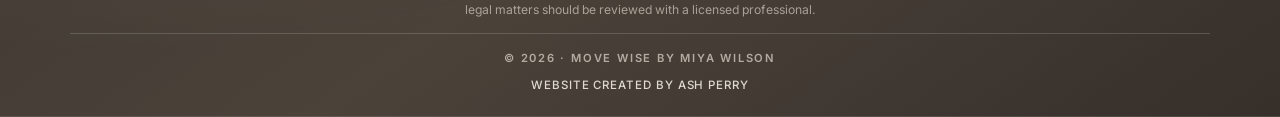
<file: faq.html>
<!DOCTYPE html>
<html lang="en">
  <head>
    <meta charset="UTF-8" />
    <meta name="viewport" content="width=device-width, initial-scale=1, viewport-fit=cover" />
    <meta
      name="description"
      content="FAQ for MoveWise coaching, payments (Zelle, Apple Pay, Cash App), the homebuyer workshop, refunds, and Norluxe Realty."
    />
    <title>FAQ · Move Wise by Miya Wilson</title>
    <script>
      (function () {
        if (
          location.hostname === "ashperry1.github.io" &&
          location.pathname.startsWith("/MiyaWilson")
        ) {
          var b = document.createElement("base");
          b.href = "/MiyaWilson/";
          var t = document.querySelector("title");
          if (t) document.head.insertBefore(b, t);
          else document.head.appendChild(b);
        }
      })();
    </script>
    <link rel="preconnect" href="https://fonts.googleapis.com" />
    <link rel="preconnect" href="https://fonts.gstatic.com" crossorigin />
    <link
      href="https://fonts.googleapis.com/css2?family=Inter:ital,opsz,wght@0,14..32,400;0,14..32,500;0,14..32,600;0,14..32,700;1,14..32,400&amp;family=Lora:ital,wght@0,400..700;1,400..700&amp;display=swap"
      rel="stylesheet"
    />
    <link rel="stylesheet" href="styles.css" />
  </head>
  <body class="faq-page-view">
    <div class="site-top">
      <div class="site-utility" aria-label="Contact shortcuts">
        <div class="wrap site-utility__inner">
          <a class="site-utility__link" href="tel:+12059949499">
            <svg class="site-utility__icon" width="14" height="14" viewBox="0 0 24 24" aria-hidden="true">
              <path
                fill="currentColor"
                d="M6.62 10.79c1.44 2.83 3.76 5.14 6.59 6.59l2.2-2.2c.27-.27.67-.36 1.02-.24 1.12.37 2.33.57 3.57.57.55 0 1 .45 1 1V20c0 .55-.45 1-1 1-9.39 0-17-7.61-17-17 0-.55.45-1 1-1h3.5c.55 0 1 .45 1 1 0 1.25.2 2.45.57 3.57.11.35.03.74-.25 1.02l-2.2 2.2z"
              />
            </svg>
            <span>(205) 994-9499</span>
          </a>
          <a class="site-utility__link" href="mailto:Miya.Wilson@outlook.com">
            <svg class="site-utility__icon" width="14" height="14" viewBox="0 0 24 24" aria-hidden="true">
              <path
                fill="currentColor"
                d="M20 4H4c-1.1 0-2 .9-2 2v12c0 1.1.9 2 2 2h16c1.1 0 2-.9 2-2V6c0-1.1-.9-2-2-2zm0 4l-8 5-8-5V6l8 5 8-5v2z"
              />
            </svg>
            <span>Miya.Wilson@outlook.com</span>
          </a>
        </div>
      </div>
      <header class="site-header site-header--broker">
        <div class="wrap header-inner header-inner--broker">
          <a class="logo logo--broker" href="index.html" aria-label="Move Wise by Miya Wilson — Home">
            <span class="logo__mark logo__mark--brand" aria-hidden="true">
              <img
                class="logo__brand-img"
                src="assets/logo-movewise.png"
                alt=""
                width="416"
                height="624"
                decoding="async"
              />
            </span>
            <span class="logo__stack">
              <span class="logo__name">Move Wise, LLC</span>
            </span>
          </a>
          <button
            class="nav-toggle"
            type="button"
            aria-expanded="false"
            aria-controls="primary-nav"
            aria-label="Open navigation menu"
          >
            <span class="nav-toggle__line" aria-hidden="true"></span>
            <span class="nav-toggle__line" aria-hidden="true"></span>
            <span class="nav-toggle__line" aria-hidden="true"></span>
          </button>
          <nav class="nav nav--broker" id="primary-nav" aria-label="Primary">
            <div class="nav-dropdown">
              <a href="kits.html#coaching" class="nav-dropdown__label">Agent coaching</a>
              <div class="nav-dropdown__panel" role="group" aria-label="Coaching tracks">
                <a href="coaching-one-on-one.html">1-on-1 Coaching</a>
                <a href="coaching-group.html">Group Coaching</a>
                <a href="coaching-vip-intensive.html">VIP Intensive</a>
              </div>
            </div>
            <a href="kits.html#kits">Agent resources</a>
            <a href="buying-selling.html">Buying/selling a home</a>
            <a href="about.html">About</a>
            <a href="faq.html" class="nav-current" aria-current="page">FAQ</a>
          </nav>
        </div>
      </header>
    </div>

    <main id="main-content">
      <div class="wrap">
        <header class="faq-hero" aria-labelledby="faq-heading">
          <div class="faq-hero__inner">
            <p class="faq-hero__eyebrow">Move Wise, LLC</p>
            <h1 id="faq-heading" class="faq-hero__title">Frequently Asked Questions</h1>
            <p class="faq-hero__dek">
              Straight answers on payments, coaching, the homebuyer workshop, and policies—so you know what to expect.
            </p>
          </div>
        </header>
      </div>

      <div class="faq-shell">
          <section class="faq-group" data-group="payments" aria-labelledby="faq-group-pay">
            <h2 id="faq-group-pay" class="faq-group__title visually-hidden">Payments</h2>
            <details class="faq-item">
              <summary>How do we pay for the products and services?</summary>
              <div class="faq-item__body">
                <p>Zelle, Apple Pay, or Cash App are the only three preferred payment methods at this time.</p>
              </div>
            </details>
            <details class="faq-item">
              <summary>How do I pay for the homebuying workshop?</summary>
              <div class="faq-item__body">
                <p>You will pay Norluxe Realty directly through the link provided.</p>
              </div>
            </details>
          </section>

          <section class="faq-group" data-group="coaching" aria-labelledby="faq-group-coach">
            <h2 id="faq-group-coach" class="faq-group__title visually-hidden">Agent coaching</h2>
            <details class="faq-item">
              <summary>Who is MoveWise Agent Coaching for?</summary>
              <div class="faq-item__body">
                <p>
                  MoveWise coaching is designed for new and developing real estate agents who want structure, confidence, and consistent
                  closings. It’s for agents who are serious about building a real business.
                </p>
              </div>
            </details>
            <details class="faq-item">
              <summary>Do I already need to be licensed to join?</summary>
              <div class="faq-item__body">
                <p>
                  No. Pre-licensed individuals can join to prepare, but the coaching is most powerful for active agents ready to start generating
                  leads and working with clients.
                </p>
              </div>
            </details>
            <details class="faq-item">
              <summary>What will I actually learn in coaching?</summary>
              <div class="faq-item__body">
                <p>You’ll learn the practical side of real estate that most programs don’t teach, including:</p>
                <ul>
                  <li>Lead generation strategies that actually work</li>
                  <li>How to convert conversations into clients</li>
                  <li>Listing and buyer consultation structure</li>
                  <li>Social media marketing for real estate</li>
                  <li>Daily systems to stay consistent and productive</li>
                </ul>
              </div>
            </details>
            <details class="faq-item">
              <summary>How is this different from real estate school or other courses?</summary>
              <div class="faq-item__body">
                <p>
                  Real estate school teaches you how to pass the exam. MoveWise coaching teaches you how to actually build a business, get
                  clients, and close deals in the real world.
                </p>
              </div>
            </details>
            <details class="faq-item">
              <summary>How quickly can I see results?</summary>
              <div class="faq-item__body">
                <p>
                  Results depend on consistency and execution, but most agents begin seeing momentum within 30–60 days when they apply the
                  systems consistently.
                </p>
              </div>
            </details>
            <details class="faq-item">
              <summary>What’s the difference in coaching selections?</summary>
              <div class="faq-item__body">
                <p>
                  Group coaching is for realtor friends, family, or teams who want to do this together. One-on-one is private coaching that offers
                  more personalized strategies and support. VIP Intensive includes private coaching, field activities, digital tools, and more.
                </p>
              </div>
            </details>
          </section>

          <section class="faq-group" data-group="workshop" aria-labelledby="faq-group-workshop">
            <h2 id="faq-group-workshop" class="faq-group__title visually-hidden">Homebuyer workshop</h2>
            <details class="faq-item">
              <summary>What is the homebuyer workshop?</summary>
              <div class="faq-item__body">
                <p>
                  The MoveWise Homebuyer Workshop is a fully refundable guided experience designed to help buyers understand the home purchasing
                  process from start to finish without confusion, pressure, or overwhelm. This is for homebuyers who are not yet fully ready to
                  buy, due to needing credit help and financial guidance. The workshop offers a 6-month plan and a 12+ month plan.
                </p>
              </div>
            </details>
            <details class="faq-item">
              <summary>When do I get refunded for the homebuyer workshop?</summary>
              <div class="faq-item__body">
                <p>
                  After closing, when you get the keys to your home, depending on your plan. If you do not close within your plan expiration
                  date—or within 30 days after—you will not receive a refund.
                </p>
              </div>
            </details>
            <details class="faq-item">
              <summary>What should I bring or prepare for the homebuying workshop?</summary>
              <div class="faq-item__body">
                <p>
                  Just bring your questions and an idea of your homebuying timeline. If you have credit or financial concerns, those are
                  welcomed too.
                </p>
              </div>
            </details>
          </section>

          <section class="faq-group" data-group="policies" aria-labelledby="faq-group-policies">
            <h2 id="faq-group-policies" class="faq-group__title visually-hidden">Policies</h2>
            <details class="faq-item">
              <summary>Can you provide advice for any of my current transactions?</summary>
              <div class="faq-item__body">
                <p>We cannot advise on specific contracts or transactions for agents as this constitutes acting as a broker without authority.</p>
              </div>
            </details>
            <details class="faq-item">
              <summary>Is the coaching a brokerage service through Norluxe Realty?</summary>
              <div class="faq-item__body">
                <p>No. This is an independent coaching service through MoveWise LLC and not a licensed real estate activity.</p>
              </div>
            </details>
          </section>
      </div>
    </main>

    <footer class="site-footer">
      <div class="wrap footer-inner">
        <div class="footer-col footer-col--brand">
          <p class="footer-brand">Move Wise by Miya Wilson</p>
          <p class="footer-copy">
            Boutique real estate guidance, practical systems, and coaching designed to help agents move with confidence.
          </p>
        </div>
        <div class="footer-col">
          <p class="footer-heading">Contact</p>
          <a class="footer-link" href="tel:+12059949499">(205) 994-9499</a>
          <a class="footer-link" href="mailto:Miya.Wilson@outlook.com">Miya.Wilson@outlook.com</a>
        </div>
        <div class="footer-col">
          <p class="footer-heading">Explore</p>
          <a class="footer-link" href="about.html">About</a>
          <a class="footer-link" href="kits.html">Kits &amp; Coaching</a>
          <a class="footer-link" href="index.html">Home</a>
        </div>
      </div>
      <div class="wrap footer-disclaimer" role="note">
        <p class="footer-disclaimer__text">
          MoveWise LLC is a real estate and educational brand. We provide coaching, guidance, and general real estate information based on
          experience and industry knowledge. We are not financial advisors, attorneys, or tax professionals. Any decisions related to
          finances, investments, lending, or legal matters should be reviewed with a licensed professional.
        </p>
      </div>
      <div class="wrap footer-bottom">
        <p class="footer-meta">© <span id="y"></span> · Move Wise by Miya Wilson</p>
        <a class="footer-credit" href="https://www.ash-perry.com" target="_blank" rel="noopener noreferrer"
          >Website created by Ash Perry</a
        >
      </div>
    </footer>

    <script>
      document.getElementById("y").textContent = new Date().getFullYear();
    </script>
    <script src="mobile-nav.js" defer></script>
    <script src="site-chat.js" defer></script>
  </body>
</html>
</file>
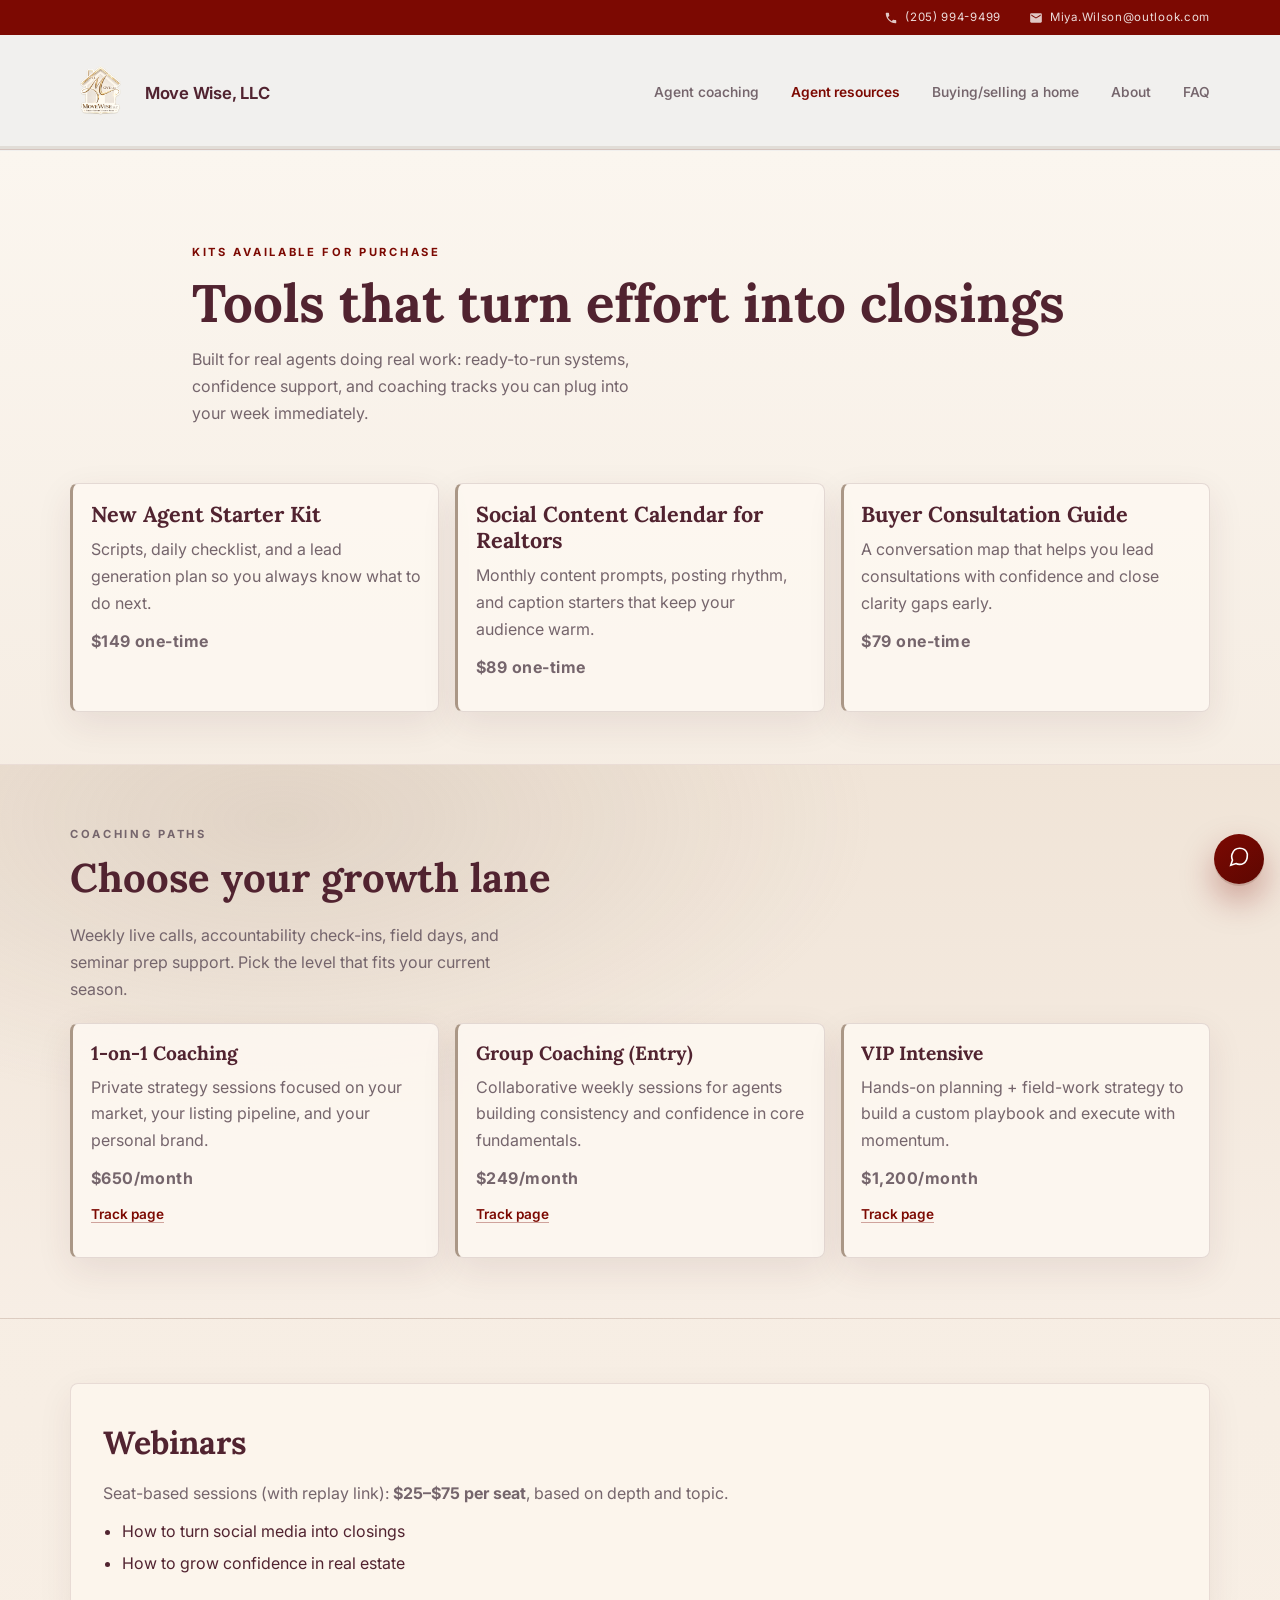
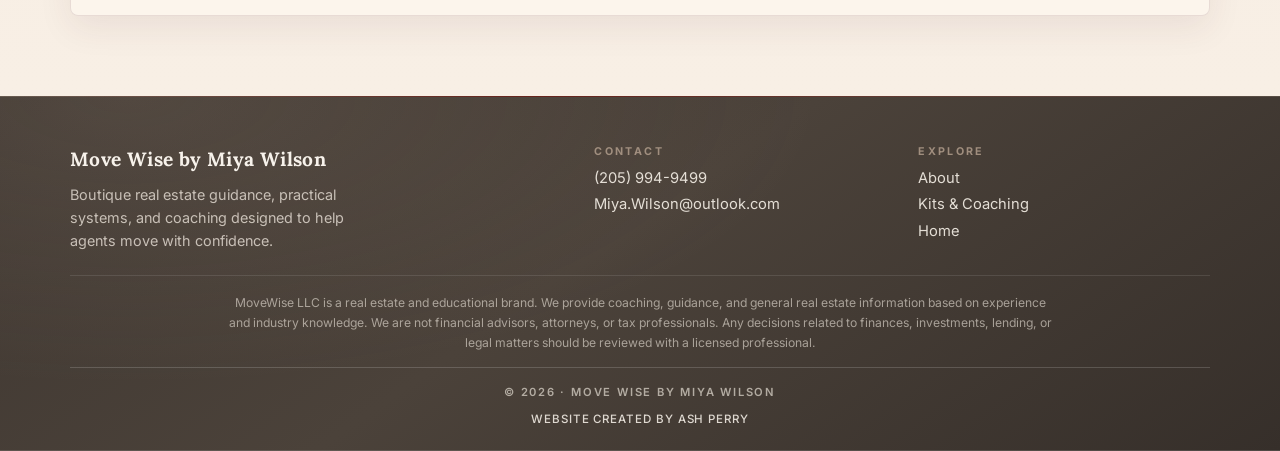
<file: kits.html>
<!DOCTYPE html>
<html lang="en">
  <head>
    <meta charset="UTF-8" />
    <meta name="viewport" content="width=device-width, initial-scale=1, viewport-fit=cover" />
    <meta
      name="description"
      content="Move Wise kits, coaching, and webinars for agents—ready-to-use systems, confidence tools, and accountability support."
    />
    <title>Kits & Coaching · Move Wise by Miya Wilson</title>
    <script>
      (function () {
        if (
          location.hostname === "ashperry1.github.io" &&
          location.pathname.startsWith("/MiyaWilson")
        ) {
          var b = document.createElement("base");
          b.href = "/MiyaWilson/";
          var t = document.querySelector("title");
          if (t) document.head.insertBefore(b, t);
          else document.head.appendChild(b);
        }
      })();
    </script>
    <link rel="preconnect" href="https://fonts.googleapis.com" />
    <link rel="preconnect" href="https://fonts.gstatic.com" crossorigin />
    <link
      href="https://fonts.googleapis.com/css2?family=Inter:ital,opsz,wght@0,14..32,400;0,14..32,500;0,14..32,600;0,14..32,700;1,14..32,400&amp;family=Lora:ital,wght@0,400..700;1,400..700&amp;display=swap"
      rel="stylesheet"
    />
    <link rel="stylesheet" href="styles.css" />
  </head>
  <body>
    <div class="site-top">
      <div class="site-utility" aria-label="Contact shortcuts">
        <div class="wrap site-utility__inner">
          <a class="site-utility__link" href="tel:+12059949499">
            <svg class="site-utility__icon" width="14" height="14" viewBox="0 0 24 24" aria-hidden="true">
              <path
                fill="currentColor"
                d="M6.62 10.79c1.44 2.83 3.76 5.14 6.59 6.59l2.2-2.2c.27-.27.67-.36 1.02-.24 1.12.37 2.33.57 3.57.57.55 0 1 .45 1 1V20c0 .55-.45 1-1 1-9.39 0-17-7.61-17-17 0-.55.45-1 1-1h3.5c.55 0 1 .45 1 1 0 1.25.2 2.45.57 3.57.11.35.03.74-.25 1.02l-2.2 2.2z"
              />
            </svg>
            <span>(205) 994-9499</span>
          </a>
          <a class="site-utility__link" href="mailto:Miya.Wilson@outlook.com">
            <svg class="site-utility__icon" width="14" height="14" viewBox="0 0 24 24" aria-hidden="true">
              <path
                fill="currentColor"
                d="M20 4H4c-1.1 0-2 .9-2 2v12c0 1.1.9 2 2 2h16c1.1 0 2-.9 2-2V6c0-1.1-.9-2-2-2zm0 4l-8 5-8-5V6l8 5 8-5v2z"
              />
            </svg>
            <span>Miya.Wilson@outlook.com</span>
          </a>
        </div>
      </div>
      <header class="site-header site-header--broker">
        <div class="wrap header-inner header-inner--broker">
          <a class="logo logo--broker" href="index.html" aria-label="Move Wise by Miya Wilson — Home">
            <span class="logo__mark logo__mark--brand" aria-hidden="true">
              <img
                class="logo__brand-img"
                src="assets/logo-movewise.png"
                alt=""
                width="416"
                height="624"
                decoding="async"
              />
            </span>
            <span class="logo__stack">
              <span class="logo__name">Move Wise, LLC</span>
            </span>
          </a>
          <button
            class="nav-toggle"
            type="button"
            aria-expanded="false"
            aria-controls="primary-nav"
            aria-label="Open navigation menu"
          >
            <span class="nav-toggle__line" aria-hidden="true"></span>
            <span class="nav-toggle__line" aria-hidden="true"></span>
            <span class="nav-toggle__line" aria-hidden="true"></span>
          </button>
          <nav class="nav nav--broker" id="primary-nav" aria-label="Primary">
            <div class="nav-dropdown">
              <a href="kits.html#coaching" class="nav-dropdown__label">Agent coaching</a>
              <div class="nav-dropdown__panel" role="group" aria-label="Coaching tracks">
                <a href="coaching-one-on-one.html">1-on-1 Coaching</a>
                <a href="coaching-group.html">Group Coaching</a>
                <a href="coaching-vip-intensive.html">VIP Intensive</a>
              </div>
            </div>
            <a href="kits.html#kits" class="nav-current" aria-current="page">Agent resources</a>
            <a href="buying-selling.html">Buying/selling a home</a>
            <a href="about.html">About</a>
            <a href="faq.html">FAQ</a>
          </nav>
        </div>
      </header>
    </div>

    <main id="main-content" class="kits-page">
      <section class="kits-hero" aria-labelledby="kits-heading">
        <div class="wrap kits-hero__inner">
          <p class="kits-hero__eyebrow">Kits available for purchase</p>
          <h1 id="kits-heading">Tools that turn effort into closings</h1>
          <p class="kits-hero__dek">
            Built for real agents doing real work: ready-to-run systems, confidence support, and coaching tracks you can plug
            into your week immediately.
          </p>
        </div>
      </section>

      <section class="kits-grid" id="kits">
        <div class="wrap kits-grid__inner">
          <article class="kits-card">
            <h2>New Agent Starter Kit</h2>
            <p>Scripts, daily checklist, and a lead generation plan so you always know what to do next.</p>
            <p class="kits-card__price">$149 one-time</p>
          </article>
          <article class="kits-card">
            <h2>Social Content Calendar for Realtors</h2>
            <p>Monthly content prompts, posting rhythm, and caption starters that keep your audience warm.</p>
            <p class="kits-card__price">$89 one-time</p>
          </article>
          <article class="kits-card">
            <h2>Buyer Consultation Guide</h2>
            <p>A conversation map that helps you lead consultations with confidence and close clarity gaps early.</p>
            <p class="kits-card__price">$79 one-time</p>
          </article>
        </div>
      </section>

      <section class="kits-coaching" id="coaching">
        <div class="wrap kits-coaching__inner">
          <div class="kits-coaching__intro">
            <p class="kits-hero__eyebrow">Coaching paths</p>
            <h2>Choose your growth lane</h2>
            <p>
              Weekly live calls, accountability check-ins, field days, and seminar prep support. Pick the level that fits your
              current season.
            </p>
          </div>
          <div class="kits-grid__inner kits-grid__inner--coaching">
            <article class="kits-card">
              <h3>1-on-1 Coaching</h3>
              <p>Private strategy sessions focused on your market, your listing pipeline, and your personal brand.</p>
              <p class="kits-card__price">$650/month</p>
              <p class="kits-card__more"><a href="coaching-one-on-one.html">Track page</a></p>
            </article>
            <article class="kits-card">
              <h3>Group Coaching (Entry)</h3>
              <p>Collaborative weekly sessions for agents building consistency and confidence in core fundamentals.</p>
              <p class="kits-card__price">$249/month</p>
              <p class="kits-card__more"><a href="coaching-group.html">Track page</a></p>
            </article>
            <article class="kits-card">
              <h3>VIP Intensive</h3>
              <p>Hands-on planning + field-work strategy to build a custom playbook and execute with momentum.</p>
              <p class="kits-card__price">$1,200/month</p>
              <p class="kits-card__more"><a href="coaching-vip-intensive.html">Track page</a></p>
            </article>
          </div>
        </div>
      </section>

      <section class="kits-webinars" id="webinars">
        <div class="wrap kits-webinars__inner">
          <h2>Webinars</h2>
          <p>Seat-based sessions (with replay link): <strong>$25–$75 per seat</strong>, based on depth and topic.</p>
          <ul>
            <li>How to turn social media into closings</li>
            <li>How to grow confidence in real estate</li>
          </ul>
        </div>
      </section>
    </main>

    <footer class="site-footer">
      <div class="wrap footer-inner">
        <div class="footer-col footer-col--brand">
          <p class="footer-brand">Move Wise by Miya Wilson</p>
          <p class="footer-copy">
            Boutique real estate guidance, practical systems, and coaching designed to help agents move with confidence.
          </p>
        </div>
        <div class="footer-col">
          <p class="footer-heading">Contact</p>
          <a class="footer-link" href="tel:+12059949499">(205) 994-9499</a>
          <a class="footer-link" href="mailto:Miya.Wilson@outlook.com">Miya.Wilson@outlook.com</a>
        </div>
        <div class="footer-col">
          <p class="footer-heading">Explore</p>
          <a class="footer-link" href="about.html">About</a>
          <a class="footer-link" href="kits.html">Kits & Coaching</a>
          <a class="footer-link" href="index.html">Home</a>
        </div>
      </div>
      <div class="wrap footer-disclaimer" role="note">
        <p class="footer-disclaimer__text">
          MoveWise LLC is a real estate and educational brand. We provide coaching, guidance, and general real estate information based on
          experience and industry knowledge. We are not financial advisors, attorneys, or tax professionals. Any decisions related to
          finances, investments, lending, or legal matters should be reviewed with a licensed professional.
        </p>
      </div>
      <div class="wrap footer-bottom">
        <p class="footer-meta">© <span id="y"></span> · Move Wise by Miya Wilson</p>
        <a class="footer-credit" href="https://www.ash-perry.com" target="_blank" rel="noopener noreferrer"
          >Website created by Ash Perry</a
        >
      </div>
    </footer>

    <script>
      document.getElementById("y").textContent = new Date().getFullYear();
    </script>
    <script src="mobile-nav.js" defer></script>
    <script src="lux-motion.js" defer></script>
    <script src="site-chat.js" defer></script>
  </body>
</html>
</file>
<file: styles.css>
/* —— Reset-ish + tokens —— */
*,
*::before,
*::after {
  box-sizing: border-box;
}

:root {
  /* Brand: cream surfaces · deep luxury red + mustard accents */
  --cream: #f1f0ee;
  --cream-soft: #e6e4e1;
  --cream-muted: #d8d5d1;
  /* Legacy names map to cream (avoid yellow “mustard wash” backgrounds) */
  --eggnog: var(--cream);
  --eggnog-deep: var(--cream-soft);
  --mustard: #aa9786;
  --mustard-rgb: 170, 151, 134;
  --mustard-ink: #6f6156;
  --copper: #978372;
  --copper-rgb: 151, 131, 114;
  /* CTA brass (muted metallic — not hi-viz mustard) */
  --brass-shadow: #5c5248;
  --brass-deep: #72665a;
  --brass-face: #9a8b7b;
  --brass-hi: #b7a997;
  --dust: #75656c;
  --garnet: #7c0902;
  --garnet-rgb: 124, 9, 2;
  /* Deep wine red for type + photo rails */
  --velvet-forest: #512330;
  --velvet-rgb: 81, 35, 48;

  --canvas: var(--cream);
  --canvas-deep: var(--cream-soft);
  --paper: var(--cream);
  --paper-dark: var(--cream-soft);
  --paper-rgb: 241, 240, 238;
  --white: #f7f6f4;
  /* Coaching / placeholder pages · light warm elephant grey (not cream) */
  --elephant: #e9e7e4;
  --elephant-mid: #e2dfdb;
  --elephant-deep: #d9d6d1;
  /* Type on dark cranberry panels */
  --cream-rgb: 248, 244, 235;

  --champagne: #efeeec;
  --champagne-deep: #dfdcd8;
  --charcoal: var(--velvet-forest);
  --charcoal-muted: #6f5a63;
  --gold: var(--mustard);
  --gold-muted: rgba(var(--mustard-rgb), 0.28);

  --ink: var(--velvet-forest);
  --ink-rgb: var(--velvet-rgb);
  --ink-muted: var(--dust);

  --accent: var(--garnet);
  --accent-soft: rgba(var(--garnet-rgb), 0.16);
  --accent-rgb: var(--garnet-rgb);

  /* Rules / hairlines: mustard-forward */
  --lux-line: var(--mustard);
  --btn-radius: 999px;
  --radius: 10px;
  --radius-lg: 18px;
  --shadow: 0 32px 64px rgba(var(--velvet-rgb), 0.14);
  --font-display: "Lora", Georgia, "Times New Roman", serif;
  --font-body: "Inter", system-ui, -apple-system, BlinkMacSystemFont, "Segoe UI", sans-serif;
  --max: 1140px;
}

.lux-reveal[data-lux-hidden] {
  opacity: 0;
  transform: translate3d(0, 1.65rem, 0);
}

.lux-reveal--in {
  opacity: 1;
  transform: translate3d(0, 0, 0);
  transition:
    opacity 0.9s cubic-bezier(0.22, 1, 0.36, 1),
    transform 0.9s cubic-bezier(0.22, 1, 0.36, 1);
}

html {
  scroll-behavior: smooth;
  overflow-x: clip;
  font-optical-sizing: auto;
  text-rendering: optimizeLegibility;
}

body {
  margin: 0;
  display: flex;
  flex-direction: column;
  min-height: 100vh;
  min-height: 100dvh;
  font-family: var(--font-body);
  font-weight: 400;
  font-size: 1rem;
  line-height: 1.68;
  letter-spacing: 0;
  font-feature-settings: "kern" 1, "liga" 1, "calt" 1;
  color: var(--ink);
  background: var(--paper);
  -webkit-font-smoothing: antialiased;
  overflow-x: clip;
}

#main-content,
.page-about-main {
  flex: 1 0 auto;
}

figure {
  margin: 0;
}

img {
  max-width: 100%;
  height: auto;
  display: block;
}

a {
  color: inherit;
  text-decoration: none;
}

.wrap {
  width: min(100% - 2.5rem, var(--max));
  margin-inline: auto;
}

.visually-hidden {
  position: absolute;
  width: 1px;
  height: 1px;
  padding: 0;
  margin: -1px;
  overflow: hidden;
  clip: rect(0, 0, 0, 0);
  white-space: nowrap;
  border: 0;
}

/* —— Top dock (broker reference: utility strip + navigation) —— */
.site-top {
  position: relative;
  padding-left: env(safe-area-inset-left, 0px);
  padding-right: env(safe-area-inset-right, 0px);
}

@supports not (overflow-x: clip) {
  html,
  body {
    overflow-x: hidden;
  }
}

.site-utility {
  background: var(--garnet);
  color: rgba(252, 251, 249, 0.88);
  font-size: 0.72rem;
  letter-spacing: 0.06em;
}

.site-utility__inner {
  display: flex;
  flex-wrap: wrap;
  align-items: center;
  justify-content: flex-end;
  gap: 1.25rem 1.75rem;
  padding: 0.5rem 0;
}

.site-utility__link {
  display: inline-flex;
  align-items: center;
  gap: 0.45rem;
  color: inherit;
  text-decoration: none;
  transition: color 0.2s;
}

.site-utility__link:hover {
  color: var(--mustard);
}

.site-utility__icon {
  flex-shrink: 0;
  opacity: 0.9;
}

@media (max-width: 520px) {
  .site-utility__inner {
    justify-content: center;
    font-size: 0.68rem;
  }
}

.site-header {
  border-bottom: 1px solid rgba(var(--velvet-rgb), 0.1);
}

.site-header--broker {
  position: relative;
  z-index: 50;
  background: var(--cream);
  backdrop-filter: none;
  border-bottom-color: transparent;
  box-shadow:
    inset 0 -1px 0 rgba(var(--garnet-rgb), 0.12),
    inset 0 -4px 0 rgba(var(--mustard-rgb), 0.22);
}

.header-inner {
  display: flex;
  align-items: center;
  justify-content: space-between;
  padding: 1.05rem 0;
}

.header-inner--broker {
  position: relative;
  padding: 0.72rem 0;
}

/* Logo: monogram + stacked sans (reference layout) */
.logo {
  display: flex;
  flex-direction: column;
  align-items: flex-start;
  line-height: 1.05;
  font-family: var(--font-display);
  font-weight: 600;
  letter-spacing: 0.04em;
  color: var(--ink);
}

.logo--broker {
  flex-direction: row;
  align-items: center;
  gap: clamp(0.5rem, 1.2vw, 0.85rem);
  text-decoration: none;
}

.logo__mark {
  font-family: var(--font-display);
  font-weight: 600;
  font-size: clamp(1.85rem, 3vw, 2.35rem);
  letter-spacing: 0.06em;
  line-height: 1;
}

/* Brand mark image: 2s idle → flip 180° (~0.6s) → hold 5s → return (~0.6s); total 8.2s once */
.logo__mark--brand {
  flex-shrink: 0;
  font-size: unset;
  font-family: inherit;
  letter-spacing: normal;
  line-height: 0;
  display: flex;
  align-items: center;
}

.logo__brand-img {
  display: block;
  height: clamp(68px, 8.1vw, 92px);
  width: auto;
  max-width: min(176px, 38vw);
  object-fit: contain;
}

.logo__stack {
  display: flex;
  flex-direction: column;
  gap: 0.12rem;
}

.logo__name {
  font-family: var(--font-body);
  font-weight: 600;
  font-size: 1rem;
  letter-spacing: 0.03em;
  text-transform: none;
}

.logo--broker .logo__stack {
  gap: 0;
}

.logo--broker .logo__name {
  font-family: var(--font-body);
  font-size: clamp(1.04rem, 1.3vw, 1.3rem);
  font-weight: 650;
  letter-spacing: -0.015em;
  line-height: 1.12;
  white-space: nowrap;
  color: var(--ink);
  text-transform: none;
  -webkit-font-smoothing: antialiased;
  text-rendering: optimizeLegibility;
}

.logo__line2 {
  font-family: var(--font-body);
  font-weight: 400;
  font-size: 0.74rem;
  letter-spacing: 0.06em;
  text-transform: uppercase;
  color: var(--ink-muted);
}

.logo--broker .logo__line2 {
  text-transform: none;
  letter-spacing: 0.04em;
  font-weight: 500;
  font-style: italic;
  color: var(--mustard-ink);
}

.logo-line1 {
  font-size: 1.15rem;
  text-transform: uppercase;
  letter-spacing: 0.18em;
}

.logo-line2 {
  font-size: 1.45rem;
  font-weight: 500;
  font-style: italic;
  letter-spacing: 0.02em;
  color: var(--accent);
}

@media (min-width: 480px) {
  .logo:not(.logo--broker) {
    flex-direction: row;
    align-items: baseline;
    gap: 0.35rem;
    flex-wrap: wrap;
  }

  .logo-line1 {
    font-size: 1.25rem;
  }

  .logo-line2 {
    font-style: normal;
    font-weight: 600;
  }
}

.nav {
  display: flex;
  align-items: center;
  gap: 1.75rem;
  font-size: 0.95rem;
  font-weight: 500;
}

.nav--broker {
  gap: clamp(1rem, 2.8vw, 2rem);
  font-size: 0.86rem;
  font-weight: 550;
  letter-spacing: 0;
  text-transform: none;
  align-items: center;
}

/* Agent coaching · hover / focus submenu (desktop) */
.nav-dropdown {
  position: relative;
  display: block;
}

.nav-dropdown__label {
  display: inline-block;
  padding: 0.35rem 0;
  color: var(--ink-muted);
  text-decoration: none;
  transition: color 0.2s;
}

.nav-dropdown__label:hover,
.nav-dropdown:hover .nav-dropdown__label {
  color: var(--garnet);
}

.nav-dropdown__panel {
  list-style: none;
  margin: 0;
  padding: 0.4rem 0;
}

.nav-dropdown__panel a {
  display: block;
  padding: 0.5rem 1rem;
  color: var(--ink-muted);
  font-size: 0.78rem;
  letter-spacing: 0;
  text-decoration: none;
  white-space: nowrap;
  transition:
    color 0.15s ease,
    background-color 0.15s ease;
  border-radius: 0.35rem;
}

.nav-dropdown__panel a:hover {
  color: var(--garnet);
  background: rgba(var(--mustard-rgb), 0.12);
}

.nav-dropdown:has(.nav-dropdown__panel a.nav-current) .nav-dropdown__label {
  color: var(--accent);
}

@media (min-width: 721px) {
  .nav-dropdown__panel {
    position: absolute;
    left: 50%;
    top: calc(100% + 0.25rem);
    transform: translateX(-50%);
    min-width: 13.75rem;
    background: #fff;
    border: 1px solid rgba(var(--ink-rgb), 0.1);
    border-radius: 0.55rem;
    box-shadow:
      0 14px 40px rgba(var(--velvet-rgb), 0.12),
      0 2px 8px rgba(0, 0, 0, 0.04);
    opacity: 0;
    visibility: hidden;
    pointer-events: none;
    transition:
      opacity 0.2s ease,
      visibility 0.2s ease,
      transform 0.2s ease;
    z-index: 100;
  }

  .nav-dropdown:hover .nav-dropdown__panel,
  .nav-dropdown:focus-within .nav-dropdown__panel {
    opacity: 1;
    visibility: visible;
    pointer-events: auto;
  }
}

@media (max-width: 720px) {
  .nav-dropdown {
    width: 100%;
    display: flex;
    flex-direction: column;
    align-items: stretch;
  }

  .nav-dropdown__label {
    width: 100%;
    padding: 0.7rem 0.8rem;
    border-radius: 0.8rem;
  }

  .nav-dropdown__panel {
    padding: 0.15rem 0 0.35rem 0.85rem;
    margin: -0.15rem 0 0.15rem 0.35rem;
    border-left: 2px solid rgba(var(--mustard-rgb), 0.42);
    display: flex;
    flex-direction: column;
    gap: 0.1rem;
  }

  .nav-dropdown__panel a {
    padding: 0.45rem 0.65rem;
    border-radius: 0.55rem;
    white-space: normal;
    font-size: 0.76rem;
  }
}

.nav-toggle {
  display: none;
  align-items: center;
  justify-content: center;
  flex-direction: column;
  gap: 0.28rem;
  width: 2.75rem;
  height: 2.75rem;
  border: 1px solid rgba(var(--ink-rgb), 0.16);
  border-radius: 999px;
  background: rgba(255, 255, 255, 0.72);
  color: var(--ink);
}

.nav-toggle__line {
  width: 1.1rem;
  height: 2px;
  background: currentColor;
  border-radius: 999px;
}

.nav a:not(.nav-cta) {
  color: var(--ink-muted);
  transition: color 0.2s;
}

.nav a:not(.nav-cta):hover {
  color: var(--garnet);
}

.nav-current,
.nav a.nav-current,
.nav-dropdown__label.nav-current {
  color: var(--accent) !important;
  font-weight: 600;
  letter-spacing: 0;
}

.nav-dropdown__panel a.nav-current {
  color: var(--accent) !important;
  font-weight: 600;
}

.nav-cta {
  padding: 0.65rem 1.35rem;
  background: var(--mustard);
  color: #fff !important;
  border-radius: var(--btn-radius);
  font-weight: 600;
  letter-spacing: 0;
  text-transform: none;
  transition: transform 0.2s, box-shadow 0.2s, background 0.2s;
}

.nav-cta--broker {
  font-size: 0.8rem;
  padding: 0.62rem 1.25rem;
}

.nav-cta:hover {
  transform: translateY(-1px);
  box-shadow: 0 12px 28px rgba(var(--mustard-rgb), 0.35);
  background: color-mix(in srgb, var(--mustard) 94%, black);
}

@supports not (color: color-mix(in srgb, black, white)) {
  .nav-cta:hover {
    background: #c4a956;
  }
}

@media (max-width: 900px) {
  .header-inner--broker {
    padding: 0.62rem 0;
  }

  .nav--broker {
    gap: 0.5rem;
  }

  .logo--broker .logo__line2 {
    font-size: 0.68rem;
  }
}

@media (max-width: 720px) {
  .logo--broker .logo__name {
    font-size: clamp(0.92rem, 2.9vw, 1.08rem);
    letter-spacing: 0.01em;
  }

  .nav-toggle {
    display: inline-flex;
  }

  .nav--broker {
    position: absolute;
    top: calc(100% + 0.5rem);
    right: 0;
    width: min(280px, calc(100vw - 2rem));
    padding: 0.75rem;
    border: 1px solid rgba(var(--ink-rgb), 0.1);
    border-radius: 1rem;
    background: color-mix(in srgb, var(--cream) 92%, white 8%);
    box-shadow: 0 20px 42px rgba(10, 14, 25, 0.16);
    display: none;
    flex-direction: column;
    align-items: stretch;
    gap: 0.25rem;
    z-index: 20;
  }

  .site-header--broker.nav-open .nav--broker {
    display: flex;
  }

  .nav--broker a {
    width: 100%;
    text-align: left;
    padding: 0.7rem 0.8rem;
    border-radius: 0.8rem;
    letter-spacing: 0.035em;
    font-size: 0.8125rem;
  }

  .nav--broker .nav-cta {
    width: 100%;
    justify-content: flex-start;
    margin-top: 0.25rem;
  }

  .nav-cta {
    padding: 0.7rem 0.95rem;
    font-size: 0.72rem;
  }
}

@media (max-width: 420px) {
  .header-inner--broker {
    gap: 0.55rem;
  }

  .logo--broker {
    gap: 0.4rem;
  }

  .logo__brand-img {
    height: 54px;
    max-width: 102px;
  }

  .nav-cta {
    padding: 0.54rem 0.76rem;
    font-size: 0.68rem;
  }
}

/* Shared UI */
.eyebrow {
  font-size: 0.68rem;
  font-weight: 600;
  letter-spacing: 0.2em;
  text-transform: uppercase;
  color: var(--accent);
  margin: 0 0 1rem;
}

.eyebrow--lux {
  color: var(--accent);
  letter-spacing: 0.26em;
}

.eyebrow-hairline {
  width: 3.5rem;
  height: 1px;
  margin: -0.25rem 0 1.75rem;
  background: linear-gradient(90deg, var(--lux-line), transparent);
}

.hero-split .btn,
.nav-cta {
  border-radius: var(--btn-radius);
}

.hero-split .btn:focus-visible,
.nav a:focus-visible,
.site-utility__link:focus-visible {
  outline: 2px solid var(--accent);
  outline-offset: 3px;
}

.lede {
  color: var(--ink-muted);
  max-width: 40ch;
  margin: 0 0 2rem;
  font-size: 1rem;
  line-height: 1.74;
  letter-spacing: -0.01em;
}

.btn {
  display: inline-flex;
  align-items: center;
  justify-content: center;
  padding: 0.92rem 1.65rem;
  border-radius: var(--btn-radius);
  font-family: var(--font-body);
  font-size: 0.88rem;
  font-weight: 650;
  letter-spacing: 0;
  text-transform: none;
  transition: transform 0.28s cubic-bezier(0.22, 1, 0.36, 1), box-shadow 0.28s,
    border-color 0.28s, background 0.28s;
}

.btn-primary {
  background: var(--accent);
  color: #fff;
  border: 1px solid transparent;
  box-shadow: 0 10px 22px rgba(var(--accent-rgb), 0.18);
}

.btn-primary:hover {
  transform: translateY(-2px);
  box-shadow: 0 14px 28px rgba(var(--accent-rgb), 0.22);
}

.btn-ghost {
  background: transparent;
  color: var(--ink);
  border: 1px solid rgba(var(--ink-rgb), 0.18);
}

.btn-ghost:hover {
  border-color: rgba(var(--accent-rgb), 0.45);
  color: var(--ink);
  transform: translateY(-2px);
}

.btn-ghost--lux {
  border-color: rgba(var(--ink-rgb), 0.16);
}

.btn-gold {
  background: linear-gradient(
    155deg,
    var(--brass-shadow) 0%,
    var(--brass-deep) 38%,
    var(--brass-face) 62%,
    var(--brass-hi) 100%
  );
  color: rgba(251, 248, 242, 0.97);
  border: 1px solid rgba(255, 255, 255, 0.22);
  box-shadow:
    inset 0 1px 0 rgba(255, 255, 255, 0.14),
    inset 0 -1px 0 rgba(0, 0, 0, 0.2),
    0 10px 32px rgba(0, 0, 0, 0.32);
  text-transform: none;
  font-size: 0.94rem;
  letter-spacing: 0.03em;
  font-weight: 600;
  text-shadow: 0 1px 1px rgba(0, 0, 0, 0.18);
}

.btn-gold:hover {
  transform: translateY(-2px);
  filter: brightness(1.045);
  border-color: rgba(255, 255, 255, 0.3);
  box-shadow:
    inset 0 1px 0 rgba(255, 255, 255, 0.18),
    inset 0 -1px 0 rgba(0, 0, 0, 0.18),
    0 14px 40px rgba(0, 0, 0, 0.36);
}

.btn-gold:focus-visible {
  outline: 2px solid rgba(247, 244, 235, 0.55);
  outline-offset: 3px;
}

.btn--hero-contact {
  background: var(--garnet);
  color: #fff;
  letter-spacing: 0;
  font-size: 0.9rem;
  padding: 0.95rem 1.55rem;
  box-shadow: 0 12px 28px rgba(var(--garnet-rgb), 0.2);
}

.btn--hero-contact:hover {
  box-shadow: 0 16px 32px rgba(var(--garnet-rgb), 0.24);
}

.btn--hero-secondary {
  border-color: rgba(var(--ink-rgb), 0.26);
  color: var(--ink);
}

.btn--hero-secondary:hover {
  border-color: var(--mustard);
  color: var(--garnet);
  background: rgba(var(--mustard-rgb), 0.1);
}

/* —— Home page: white canvas (header + hero copy match) —— */
body.home-page {
  background: #fff;
}

body.home-page .site-header--broker {
  background: #fff;
}

body.home-page #main-content {
  background: #fff;
}

body.home-page .hero-split__copy {
  background: #fff;
  border-right: 1px solid rgba(var(--ink-rgb), 0.06);
}

/* —— Hero split (reference: Eggnog editorial / full-bleed photo + overlap) —— */
.hero-split {
  position: relative;
  margin: 0;
}

.hero-split__shell {
  position: relative;
  display: grid;
  grid-template-columns: repeat(2, minmax(0, 1fr));
  min-height: min(92vh, 860px);
  max-width: 100%;
}

/* Overlap emblem at cream/photo seam — large portrait lockup · centered on axis · soft editorial halo */
.hero-split__overlap-brand {
  position: absolute;
  left: 0;
  top: 50%;
  bottom: auto;
  z-index: 5;
  box-sizing: border-box;
  display: flex;
  flex-direction: column;
  align-items: center;
  justify-content: center;
  isolation: isolate;
  width: clamp(300px, 44vw, 520px);
  max-width: min(520px, 48vw);
  margin: 0;
  padding: 0;
  transform: translateX(-46%) translateY(-50%);
  background: none;
  border: none;
  box-shadow: none;
  text-decoration: none;
  color: var(--ink);
  animation: hero-overlap-brand-drift 14s ease-in-out infinite alternate;
}

.hero-split__overlap-brand::before {
  content: "";
  position: absolute;
  left: 50%;
  top: 50%;
  translate: -50% -50%;
  z-index: -1;
  width: min(108%, 560px);
  height: min(108%, 620px);
  max-height: min(58vh, 520px);
  background: radial-gradient(
    ellipse 58% 54% at 50% 46%,
    rgba(253, 251, 246, 0.62) 0%,
    rgba(253, 251, 246, 0.18) 52%,
    transparent 72%
  );
  pointer-events: none;
}

.hero-split__overlap-brand__mark {
  position: relative;
  z-index: 1;
  width: 100%;
  aspect-ratio: 416 / 624;
  max-height: min(56vh, 480px);
  display: flex;
  align-items: center;
  justify-content: center;
  flex-shrink: 0;
  line-height: 0;
}

.hero-split__overlap-brand__mark .logo__brand-img {
  display: block;
  width: auto;
  height: auto;
  max-width: 100%;
  max-height: 100%;
  object-fit: contain;
  filter: drop-shadow(0 26px 52px rgba(0, 0, 0, 0.38)) drop-shadow(0 10px 28px rgba(0, 0, 0, 0.22))
    drop-shadow(0 2px 4px rgba(var(--garnet-rgb), 0.12));
  transition: filter 0.25s ease;
}

@media (prefers-reduced-motion: reduce) {
  .hero-split__overlap-brand {
    animation: none;
  }

}

.hero-split__overlap-brand:hover .logo__brand-img {
  filter: drop-shadow(0 32px 56px rgba(0, 0, 0, 0.42)) drop-shadow(0 12px 32px rgba(0, 0, 0, 0.26))
    drop-shadow(0 2px 6px rgba(var(--garnet-rgb), 0.16));
}

.hero-split__overlap-brand:focus-visible {
  outline: 2px solid var(--garnet);
  outline-offset: 3px;
}

@keyframes hero-overlap-brand-drift {
  0% {
    transform: translateX(-46%) translateY(-50%) translate3d(-8px, -10px, 0);
  }

  100% {
    transform: translateX(-46%) translateY(-50%) translate3d(8px, 10px, 0);
  }
}

/* Hero PNG only · flip separates from drift (anchor vs img transform) · header markup unchanged */
.hero-split__copy {
  background: var(--cream);
  display: flex;
  align-items: center;
  justify-content: center;
  padding: clamp(2.4rem, 5.8vw, 4rem) clamp(2rem, 8vw, 5rem)
    clamp(2.4rem, 5.5vw, 3.9rem);
  border-right: 1px solid rgba(var(--garnet-rgb), 0.08);
}

.hero-split__copy-inner {
  width: min(39rem, 100%);
  margin-inline: auto;
  text-align: left;
}

.hero-split__ribbon {
  margin: 0 0 clamp(1.25rem, 3vw, 2rem);
}

.hero-split__ribbon-inner {
  display: inline-flex;
  padding: 0.45rem 0.95rem;
  background: rgba(var(--paper-rgb), 0.85);
  border: 1px solid rgba(var(--mustard-rgb), 0.45);
  border-left: 4px solid var(--garnet);
  color: var(--garnet);
  font-family: var(--font-body);
  font-size: 0.61rem;
  font-weight: 700;
  letter-spacing: 0.22em;
  text-transform: uppercase;
}

.hero-split h1 {
  font-family: var(--font-display);
  font-weight: 500;
  font-size: clamp(2.1rem, 3.35vw + 0.6rem, 3.65rem);
  line-height: 1.12;
  letter-spacing: -0.018em;
  margin: 0 0 clamp(1.45rem, 3vw, 2rem);
  color: var(--ink);
  text-wrap: balance;
  font-feature-settings: "kern" 1, "liga" 1, "dlig" 1;
  font-optical-sizing: auto;
}

.hero-split__dek {
  margin: 0 0 1.45rem;
  max-width: 46ch;
  font-size: clamp(0.98rem, 0.5vw + 0.92rem, 1.04rem);
  line-height: 1.75;
  letter-spacing: 0;
  color: rgba(var(--velvet-rgb), 0.78);
  margin-inline: 0;
}

.hero-split__stat-line {
  margin: 2.1rem 0 0;
  font-family: var(--font-body);
  font-size: 0.86rem;
  font-weight: 600;
  letter-spacing: 0;
  text-transform: none;
  color: rgba(var(--velvet-rgb), 0.7);
}

.hero-split__actions {
  display: flex;
  flex-wrap: wrap;
  align-items: center;
  justify-content: flex-start;
  gap: 1rem;
  margin-top: clamp(2.35rem, 4.5vw, 3.15rem);
}

.hero-split__media {
  position: relative;
  min-height: min(92vh, 860px);
  background: #f4f2ef;
  overflow: hidden;
}

.hero-split__figure {
  margin: 0;
  overflow: hidden;
  position: relative;
}

.hero-split__figure--full,
.hero-split__figure--full .hero-split__img {
  width: 100%;
  height: 100%;
}

.hero-split__img {
  display: block;
  object-fit: cover;
}

.hero-split__img--base {
  min-height: min(92vh, 860px);
  filter: saturate(0.94) contrast(0.96);
  transform: none;
}

.hero-split__img--pop {
  display: none;
}

@media (max-width: 900px) {
  .hero-split__shell {
    grid-template-columns: 1fr;
    min-height: 0;
  }

  .hero-split__media {
    order: -1;
    min-height: min(56vh, 520px);
  }

  .hero-split__img--base {
    min-height: min(56vh, 520px);
  }

  .hero-split__img--pop {
    width: min(78%, 540px);
    left: 50%;
    top: auto;
    bottom: 1.1rem;
    max-height: min(48vh, 340px);
    transform: translateX(-50%);
  }

  .hero-split__overlap-brand {
    left: 50%;
    top: auto;
    bottom: -2.25rem;
    width: min(400px, 90vw);
    max-width: none;
    transform: translateX(-50%);
  }

  .hero-split__overlap-brand__mark {
    max-height: min(44vh, 360px);
    aspect-ratio: 416 / 624;
  }

  @keyframes hero-overlap-brand-drift {
    0% {
      transform: translateX(-50%) translate3d(-7px, -9px, 0);
    }

    100% {
      transform: translateX(-50%) translate3d(7px, 9px, 0);
    }
  }

  .hero-split__copy {
    border-right: none;
    border-top: 1px solid rgba(var(--velvet-rgb), 0.08);
  }
}

@media (prefers-reduced-motion: reduce) {
  .nav-cta:hover,
  .btn:hover {
    transform: none;
  }
}

/* —— Statement strip —— */
.statement-strip {
  position: relative;
  padding: clamp(2.5rem, 6vw, 3.75rem) 0;
  border-block: 1px solid rgba(var(--ink-rgb), 0.07);
  background: linear-gradient(
    100deg,
    var(--cream-soft) 0%,
    var(--cream) 48%,
    var(--cream-muted) 74%,
    var(--cream) 100%
  );
  overflow: hidden;
}

.statement-strip__shape {
  position: absolute;
  top: -40%;
  right: clamp(-4rem, -8vw, -1rem);
  width: clamp(140px, 22vw, 220px);
  height: 180%;
  background: rgba(var(--velvet-rgb), 0.04);
  transform: skewX(-8deg);
  pointer-events: none;
}

.statement-strip__quote {
  position: relative;
  z-index: 1;
  margin: 0;
  max-width: 48rem;
  padding-left: clamp(1.15rem, 4vw, 3rem);
  border-left: none;
  font-family: var(--font-display);
  font-size: clamp(1.5rem, 3.8vw, 2.05rem);
  font-weight: 400;
  font-style: italic;
  line-height: 1.4;
  color: var(--ink);
  quotes: none;
  background:
    linear-gradient(
      90deg,
      var(--garnet) 0,
      var(--garnet) 5px,
      var(--mustard) 5px,
      var(--mustard) 9px,
      transparent 9px
    )
    repeat-y,
    transparent;
}

/* —— Method (replacing pillar grid) —— */
.method {
  padding: clamp(4rem, 10vw, 6rem) 0;
}

.method__intro {
  padding-bottom: 2.75rem;
  margin-bottom: clamp(2.5rem, 5vw, 3.5rem);
  border-bottom: 1px solid rgba(var(--garnet-rgb), 0.15);
  box-shadow: 0 1px 0 rgba(var(--mustard-rgb), 0.45);
}

.method__index {
  display: block;
  margin-bottom: 0.85rem;
  font-family: var(--font-display);
  font-size: 2rem;
  line-height: 1;
  color: rgba(var(--accent-rgb), 0.35);
}

.method__intro h2 {
  margin: 0 0 1rem;
  font-family: var(--font-display);
  font-weight: 500;
  font-size: clamp(2rem, 4.2vw, 2.85rem);
  line-height: 1.14;
  max-width: 18ch;
  color: var(--ink);
}

.method__dek {
  margin: 0;
  max-width: 40ch;
  font-size: 1.06rem;
  line-height: 1.68;
  color: var(--ink-muted);
}

.method__split {
  display: grid;
  grid-template-columns: minmax(0, 0.92fr) minmax(0, 1.08fr);
  gap: clamp(2rem, 5vw, 3.5rem);
  align-items: start;
}

@media (max-width: 900px) {
  .method__split {
    grid-template-columns: 1fr;
  }
}

.method__figure {
  margin: 0;
  position: relative;
}

.method__figure-frame {
  position: absolute;
  inset: -0.85rem -0.85rem auto auto;
  width: calc(100% + 4rem);
  height: calc(100% + 4rem);
  max-height: none;
  border: 1px solid rgba(var(--mustard-rgb), 0.55);
  border-radius: 4px;
  opacity: 0.55;
  pointer-events: none;
  z-index: 0;
  box-shadow: 0 0 0 1px rgba(var(--garnet-rgb), 0.12);
}

.method__figure img {
  position: relative;
  z-index: 1;
  width: 100%;
  aspect-ratio: 3 / 4;
  max-height: 580px;
  object-fit: cover;
  border-radius: 2px;
  box-shadow: 0 36px 60px rgba(var(--velvet-rgb), 0.16);
}

.method__figure figcaption {
  margin-top: 0.75rem;
  font-size: 0.72rem;
  font-weight: 600;
  letter-spacing: 0.16em;
  text-transform: uppercase;
  color: var(--ink-muted);
}

.method__list {
  list-style: none;
  margin: 0;
  padding: 0;
  display: flex;
  flex-direction: column;
  gap: clamp(2rem, 4vw, 2.85rem);
  counter-reset: none;
}

.method__item {
  display: grid;
  grid-template-columns: auto 1fr;
  gap: 1.25rem;
  align-items: start;
  padding-bottom: 2rem;
  border-bottom: 1px solid rgba(var(--ink-rgb), 0.06);
}

.method__item:last-child {
  border-bottom: none;
  padding-bottom: 0;
}

.method__roman {
  font-family: var(--font-display);
  font-size: 2.15rem;
  font-weight: 400;
  line-height: 1;
  font-style: italic;
  color: var(--accent);
}

.method__item h3 {
  margin: 0 0 0.5rem;
  padding-left: 0.6rem;
  border-left: 3px solid var(--mustard);
  font-family: var(--font-display);
  font-size: 1.45rem;
  font-weight: 600;
  color: var(--ink);
}

.method__item p {
  margin: 0;
  font-size: 0.98rem;
  line-height: 1.72;
  color: var(--ink-muted);
}

/* —— About me (warm natural palette: forest + nude + mustard pop) —— */
.about-pink {
  position: relative;
  padding: clamp(3.5rem, 9vw, 5.75rem) 0;
  overflow: hidden;
  background:
    linear-gradient(
      168deg,
      #efe4d8 0%,
      #f6ede4 42%,
      #e7dacb 82%,
      #efe4d8 100%
    );
}

.about-pink__geo {
  position: absolute;
  inset: 0;
  pointer-events: none;
  overflow: hidden;
}

.about-geo__shape {
  position: absolute;
}

.about-geo__shape--slant {
  top: -4%;
  right: min(-3rem, -6vw);
  width: min(52vw, 520px);
  height: 120%;
  border: 1px solid rgba(42, 74, 56, 0.16);
  background: rgba(42, 74, 56, 0.08);
  transform: skewX(-6deg);
  transform-origin: top right;
}

.about-geo__shape--frame {
  bottom: 8%;
  left: 6%;
  width: clamp(140px, 26vw, 280px);
  height: clamp(140px, 26vw, 280px);
  border: 1px solid rgba(42, 74, 56, 0.24);
  border-radius: 2px;
  opacity: 0.55;
}

.about-geo__shape--disc {
  top: 12%;
  left: min(42%, calc(50% - 6rem));
  width: clamp(48px, 8vw, 72px);
  height: clamp(48px, 8vw, 72px);
  border-radius: 50%;
  background: linear-gradient(
    145deg,
    rgba(var(--mustard-rgb), 0.36),
    rgba(42, 74, 56, 0.18)
  );
}

.about-pink__inner {
  position: relative;
  z-index: 1;
  display: grid;
  grid-template-columns: 1.05fr 0.82fr;
  gap: clamp(2rem, 5vw, 3.5rem);
  align-items: center;
}

@media (max-width: 900px) {
  .about-pink__inner {
    grid-template-columns: 1fr;
  }

  .about-pink__photo {
    order: -1;
  }

  .about-geo__shape--frame {
    left: -4%;
    opacity: 0.35;
  }
}

.about-pink__copy {
  background: rgba(252, 247, 241, 0.84);
  backdrop-filter: blur(12px);
  -webkit-backdrop-filter: blur(12px);
  padding: 2rem 2.35rem;
  border-radius: 3px;
  border: 1px solid rgba(42, 74, 56, 0.16);
  box-shadow:
    0 12px 48px rgba(42, 74, 56, 0.12),
    inset 0 1px 0 rgba(255, 255, 255, 0.85);
}

.about-pink__eyebrow {
  margin: 0 0 0.65rem;
  font-size: 0.71rem;
  font-weight: 700;
  letter-spacing: 0.22em;
  text-transform: uppercase;
  color: #2a4a38;
}

.about-pink__copy :is(h1, h2) {
  font-family: var(--font-display);
  font-size: clamp(1.95rem, 4vw, 2.65rem);
  font-weight: 600;
  line-height: 1.12;
  margin: 0 0 1.2rem;
  color: #2a4a38;
}

.about-pink--page {
  padding-top: clamp(2rem, 5vw, 3rem);
  padding-bottom: clamp(4rem, 11vw, 6rem);
  min-height: min(70vh, 880px);
  display: flex;
  flex-direction: column;
  justify-content: center;
}

.about-pink--page .about-pink__inner {
  position: relative;
  z-index: 1;
  flex: 0 1 auto;
}

.about-pink__lede {
  font-size: 1.08rem;
  color: #2a4a38;
  margin: 0 0 1.05rem !important;
  line-height: 1.6;
}

.about-pink__copy p:not(.about-pink__eyebrow):not(.about-pink__lede) {
  margin: 0 0 0.95rem;
  color: #665652;
  line-height: 1.68;
}

.about-pink__tagline {
  margin-top: 1.35rem !important;
  padding: 1.05rem 1.25rem;
  margin-bottom: 0 !important;
  border-radius: 2px;
  background: linear-gradient(
    104deg,
    rgba(42, 74, 56, 0.1) 0%,
    rgba(var(--mustard-rgb), 0.14) 100%
  );
  border: 1px solid rgba(42, 74, 56, 0.2);
  border-top: 2px solid rgba(var(--mustard-rgb), 0.68);
  border-left: 3px solid #2a4a38;
  color: #2a4a38 !important;
}

.about-pink__tagline strong {
  color: #2a4a38;
}

.about-pink__photo {
  position: relative;
  margin: 0 auto;
  max-width: 400px;
  border-radius: 3px;
  overflow: hidden;
  border: 1px solid rgba(42, 74, 56, 0.22);
  box-shadow:
    0 32px 64px rgba(42, 74, 56, 0.16),
    0 0 0 1px rgba(var(--mustard-rgb), 0.24);
  background: linear-gradient(180deg, #eadbc9, #f8f1e8);
}

.about-pink__photo::before {
  content: "";
  position: absolute;
  inset: 0 auto auto 0;
  width: 4px;
  height: min(52%, 220px);
  background: linear-gradient(180deg, #d5ae49, transparent);
  z-index: 2;
  pointer-events: none;
}

.about-pink__photo img {
  width: 100%;
  height: auto;
  aspect-ratio: 4 / 5;
  object-fit: cover;
  display: block;
}

.about-pink__caption {
  display: block;
  padding: 0.7rem 1rem 0.95rem;
  font-size: 0.82rem;
  text-align: center;
  font-weight: 500;
  color: #645651;
  background: linear-gradient(180deg, rgba(234, 223, 210, 0.65), #f8f1e8);
  border-top: 1px solid rgba(42, 74, 56, 0.12);
}

.about-next {
  padding: clamp(2.75rem, 6vw, 4rem) 0;
  background: var(--paper);
  border-top: 1px solid rgba(var(--ink-rgb), 0.08);
}

.about-next__inner {
  display: flex;
  flex-wrap: wrap;
  align-items: center;
  justify-content: center;
  gap: 0.85rem 1rem;
}

.about-next__lede {
  width: 100%;
  flex-basis: 100%;
  margin: 0 0 0.35rem;
  text-align: center;
  font-family: var(--font-display);
  font-size: clamp(1.35rem, 3vw, 1.65rem);
  font-weight: 500;
  color: var(--ink);
}

.about-next .btn-primary {
  margin: 0;
}

.about-next__btn-ghost {
  margin: 0;
}

/* —— Coaching track pages (coming soon) · elephant grey surface —— */
body.coaching-surface {
  background: linear-gradient(180deg, var(--elephant) 0%, var(--elephant-deep) 92%);
}

body.coaching-surface .site-header--broker {
  background: color-mix(in srgb, var(--elephant) 88%, white);
  box-shadow:
    inset 0 -1px 0 rgba(var(--ink-rgb), 0.07),
    inset 0 -3px 0 rgba(var(--mustard-rgb), 0.16);
}

@supports not (color: color-mix(in srgb, black, white)) {
  body.coaching-surface .site-header--broker {
    background: #ebe9e6;
  }
}

body.coming-soon-view #main-content {
  flex: 1;
  display: flex;
  flex-direction: column;
  background: transparent;
}

.coming-soon {
  flex: 1;
  display: flex;
  flex-direction: column;
  align-items: center;
  justify-content: center;
  text-align: center;
  padding: clamp(3.5rem, 12vw, 6rem) 1rem;
  min-height: min(62vh, 520px);
}

.coming-soon__crumb {
  margin: 0 0 1.25rem;
  font-size: 0.78rem;
  font-weight: 500;
  letter-spacing: 0.06em;
  text-transform: uppercase;
  color: var(--ink-muted);
}

.coming-soon__crumb a {
  color: var(--garnet);
  text-decoration: none;
}

.coming-soon__crumb a:hover {
  text-decoration: underline;
  text-underline-offset: 0.2em;
}

.coming-soon__title {
  margin: 0 0 1rem;
  font-family: var(--font-display);
  font-size: clamp(1.9rem, 4vw, 2.6rem);
  font-weight: 500;
  color: var(--ink);
  line-height: 1.15;
}

.coming-soon__message {
  margin: 0;
  font-family: var(--font-body);
  font-size: clamp(1.05rem, 1.2vw + 0.95rem, 1.2rem);
  font-weight: 500;
  letter-spacing: 0.12em;
  text-transform: uppercase;
  color: rgba(var(--velvet-rgb), 0.7);
}

/* —— FAQ page (brand · warm layers · accent rail + list) —— */
body.faq-page-view #main-content {
  background:
    radial-gradient(ellipse 85% 60% at 50% -18%, rgba(var(--garnet-rgb), 0.07), transparent 58%),
    repeating-linear-gradient(
      -14deg,
      transparent,
      transparent 22px,
      rgba(var(--garnet-rgb), 0.024) 22px,
      rgba(var(--garnet-rgb), 0.024) 23px
    ),
    linear-gradient(180deg, #fbf6ef 0%, var(--cream) 42%, #f3ebe1 100%);
}

.faq-hero {
  position: relative;
  padding: clamp(2.65rem, 7vw, 4.1rem) 0 clamp(1.35rem, 3.5vw, 2rem);
  text-align: center;
  border-bottom: 1px solid rgba(var(--ink-rgb), 0.11);
  box-shadow: inset 0 -4px 0 rgba(var(--mustard-rgb), 0.22);
}

.faq-hero__inner {
  max-width: min(40rem, 100%);
  margin: 0 auto;
  padding-inline: 0;
}

.faq-hero__eyebrow {
  margin: 0 0 0.85rem;
  font-family: var(--font-body);
  font-size: 0.7rem;
  letter-spacing: 0.22em;
  text-transform: uppercase;
  font-weight: 700;
  color: var(--garnet);
}

.faq-hero__title {
  margin: 0;
  font-family: var(--font-display);
  font-size: clamp(1.85rem, 3.8vw, 2.7rem);
  font-weight: 500;
  text-transform: uppercase;
  letter-spacing: 0.08em;
  color: var(--ink);
  line-height: 1.2;
}

.faq-hero__dek {
  margin: 1rem auto 0;
  max-width: 36rem;
  font-family: var(--font-body);
  font-size: clamp(1.02rem, 1vw + 0.94rem, 1.125rem);
  line-height: 1.82;
  color: rgba(var(--velvet-rgb), 0.85);
}

.faq-shell {
  width: 100%;
  max-width: none;
  margin: 0;
  padding: clamp(0.35rem, 1.5vw, 0.75rem) 0 clamp(3rem, 7vw, 4.75rem);
  background: transparent;
  border: none;
  border-radius: 0;
  box-shadow: none;
}

.faq-group {
  margin: 0;
}

.faq-item {
  margin: 0;
  border: none;
  border-radius: 0;
  background: transparent;
  box-shadow: none;
  overflow: visible;
  border-bottom: 1px solid rgba(var(--ink-rgb), 0.11);
  transition:
    border-color 0.2s ease,
    background-color 0.2s ease;
}

.faq-shell > .faq-group:last-child .faq-item:last-child {
  border-bottom: none;
}

.faq-item[open] {
  border-bottom-color: rgba(var(--garnet-rgb), 0.22);
}

.faq-item summary {
  list-style: none;
  cursor: pointer;
  display: flex;
  align-items: baseline;
  justify-content: space-between;
  gap: 1rem;
  padding: 1.2rem clamp(1rem, 5vw, 3.25rem) 1.2rem;
  font-family: var(--font-display);
  font-size: clamp(0.85rem, 1.2vw + 0.72rem, 0.98rem);
  font-weight: 700;
  text-transform: uppercase;
  letter-spacing: 0.05em;
  color: var(--ink);
  line-height: 1.45;
  transition: color 0.2s ease;
  font-synthesis: none;
}

.faq-item summary:hover {
  color: var(--garnet);
}

.faq-item[open] summary {
  color: var(--garnet);
}

.faq-item summary:focus-visible {
  outline: 2px solid rgba(var(--garnet-rgb), 0.42);
  outline-offset: 3px;
  border-radius: 2px;
}

.faq-item summary::-webkit-details-marker {
  display: none;
}

.faq-item summary::after {
  content: "+";
  flex-shrink: 0;
  font-family: var(--font-body);
  font-size: 1rem;
  font-weight: 400;
  line-height: 1;
  color: var(--mustard);
  background: transparent;
  transition: color 0.2s ease;
}

.faq-item[open] summary::after {
  content: "−";
  color: var(--garnet);
}

.faq-item__body {
  padding: 0 clamp(1rem, 5vw, 3.25rem) 1.2rem;
  font-family: var(--font-body);
  font-size: clamp(1.02rem, 0.35vw + 0.96rem, 1.05rem);
  font-weight: 400;
  text-transform: none;
  letter-spacing: normal;
  line-height: 1.82;
  color: rgba(var(--velvet-rgb), 0.88);
}

.faq-item__body p {
  margin: 0 0 0.65rem;
}

.faq-item__body p:last-child {
  margin-bottom: 0;
}

.faq-item__body ul {
  margin: 0.5rem 0 0;
  padding-left: 1.2rem;
}

.faq-item__body li {
  margin: 0.38rem 0;
}

.faq-item__body li::marker {
  color: rgba(var(--garnet-rgb), 0.42);
}

/* —— Kits teaser (homepage) —— */
.kits-teaser {
  padding: clamp(3rem, 7vw, 4.75rem) 0;
  background: linear-gradient(145deg, #f6eee5 0%, #f2e7dc 55%, #efe3d6 100%);
  border-top: 1px solid rgba(var(--ink-rgb), 0.08);
  border-bottom: 1px solid rgba(var(--ink-rgb), 0.08);
}

.kits-teaser__inner {
  display: grid;
  grid-template-columns: minmax(0, 1.2fr) minmax(0, 0.8fr);
  gap: 1.5rem 2rem;
  align-items: center;
}

.kits-teaser__eyebrow {
  margin: 0 0 0.55rem;
  font-size: 0.68rem;
  letter-spacing: 0.22em;
  text-transform: uppercase;
  font-weight: 700;
  color: var(--garnet);
}

.kits-teaser__copy h2 {
  margin: 0 0 0.8rem;
  font-family: var(--font-display);
  font-size: clamp(1.7rem, 3.8vw, 2.3rem);
  line-height: 1.14;
}

.kits-teaser__copy p {
  margin: 0;
  max-width: 40ch;
  color: var(--ink-muted);
}

.kits-teaser__actions {
  display: flex;
  flex-direction: column;
  align-items: stretch;
  gap: 0.7rem;
}

/* —— Kits page —— */
.kits-page {
  background: linear-gradient(180deg, #fbf6ef 0%, #f5ece2 45%, #f8efe5 100%);
}

.kits-hero {
  padding: clamp(3.4rem, 9vw, 5.75rem) 0 clamp(2.35rem, 6vw, 3.5rem);
}

.kits-hero__inner {
  max-width: 56rem;
}

.kits-hero__eyebrow {
  margin: 0 0 0.75rem;
  font-size: 0.7rem;
  letter-spacing: 0.24em;
  text-transform: uppercase;
  font-weight: 700;
  color: var(--garnet);
}

.kits-hero h1 {
  margin: 0 0 0.95rem;
  font-family: var(--font-display);
  font-size: clamp(2rem, 4.8vw, 3.3rem);
  line-height: 1.08;
}

.kits-hero__dek {
  margin: 0;
  max-width: 44ch;
  color: var(--ink-muted);
}

.kits-grid {
  padding: 0 0 clamp(2.2rem, 7vw, 3.25rem);
}

.kits-grid__inner {
  display: grid;
  grid-template-columns: repeat(3, minmax(0, 1fr));
  gap: 1rem;
}

.kits-card {
  background: rgba(253, 248, 241, 0.88);
  border: 1px solid rgba(var(--ink-rgb), 0.14);
  border-left: 3px solid var(--mustard);
  border-radius: 8px;
  padding: 1.1rem 1.1rem 1.2rem;
  box-shadow: 0 12px 36px rgba(var(--velvet-rgb), 0.09);
}

.kits-card h2,
.kits-card h3 {
  margin: 0 0 0.55rem;
  font-family: var(--font-display);
  font-size: 1.35rem;
  line-height: 1.2;
}

.kits-card h3 {
  font-size: 1.2rem;
}

.kits-card p {
  margin: 0 0 0.7rem;
  color: var(--ink-muted);
}

.kits-card__price {
  margin: 0;
  font-weight: 700;
  color: var(--garnet);
  letter-spacing: 0.03em;
}

.kits-card__more {
  margin: 0.75rem 0 0;
  font-size: 0.85rem;
  font-weight: 600;
}

.kits-card__more a {
  color: var(--garnet);
  text-decoration: none;
  border-bottom: 1px solid rgba(var(--garnet-rgb), 0.35);
}

.kits-card__more a:hover {
  color: var(--ink);
  border-bottom-color: rgba(var(--ink-rgb), 0.35);
}

.kits-coaching {
  padding: clamp(2.25rem, 7vw, 3.75rem) 0;
  background: radial-gradient(ellipse at 22% 10%, rgba(var(--mustard-rgb), 0.22), transparent 42%),
    linear-gradient(180deg, #f0e4d7 0%, #f7eee5 100%);
  border-top: 1px solid rgba(var(--ink-rgb), 0.08);
  border-bottom: 1px solid rgba(var(--ink-rgb), 0.08);
}

.kits-coaching__intro {
  margin-bottom: 1.25rem;
}

.kits-coaching__intro h2 {
  margin: 0 0 0.7rem;
  font-family: var(--font-display);
  font-size: clamp(1.8rem, 4vw, 2.5rem);
}

.kits-coaching__intro p {
  margin: 0;
  max-width: 44ch;
  color: var(--ink-muted);
}

.kits-grid__inner--coaching {
  grid-template-columns: repeat(3, minmax(0, 1fr));
}

.kits-webinars {
  padding: clamp(2.5rem, 7vw, 4rem) 0 clamp(3rem, 8vw, 5rem);
}

.kits-webinars__inner {
  background: rgba(252, 246, 237, 0.9);
  border: 1px solid rgba(var(--ink-rgb), 0.12);
  border-radius: 8px;
  padding: clamp(1.3rem, 4vw, 2rem);
  box-shadow: 0 12px 34px rgba(var(--velvet-rgb), 0.08);
}

.kits-webinars__inner h2 {
  margin: 0 0 0.65rem;
  font-family: var(--font-display);
  font-size: clamp(1.55rem, 3vw, 2rem);
}

.kits-webinars__inner p {
  margin: 0 0 0.7rem;
  color: var(--ink-muted);
}

.kits-webinars__inner ul {
  margin: 0;
  padding-left: 1.2rem;
  color: var(--ink);
}

.kits-webinars__inner li {
  margin-bottom: 0.35rem;
}

@media (max-width: 980px) {
  .kits-grid__inner,
  .kits-grid__inner--coaching {
    grid-template-columns: 1fr 1fr;
  }

  .kits-teaser__inner {
    grid-template-columns: 1fr;
  }
}

@media (max-width: 640px) {
  .kits-grid__inner,
  .kits-grid__inner--coaching {
    grid-template-columns: 1fr;
  }

  .kits-teaser__actions .btn {
    width: 100%;
  }
}

/* —— Feature (dark case study) —— */
.feature--lux {
  padding: clamp(4.5rem, 11vw, 7rem) 0;
  background: radial-gradient(
    ellipse 120% 80% at 20% 20%,
    #7a4455 0%,
    var(--velvet-forest) 55%,
    #321c24 100%
  );
  color: var(--champagne);
  border-top: 1px solid rgba(var(--mustard-rgb), 0.42);
  border-bottom: 1px solid rgba(var(--garnet-rgb), 0.42);
}

.feature-inner--lux {
  display: grid;
  grid-template-columns: minmax(0, 1fr) minmax(0, 1.02fr);
  gap: clamp(2.5rem, 6vw, 4rem);
  align-items: center;
}

@media (max-width: 920px) {
  .feature-inner--lux {
    grid-template-columns: 1fr;
  }
}

.feature-kicker {
  margin: 0 0 0.85rem;
  font-size: 0.74rem;
  font-weight: 600;
  letter-spacing: 0.42em;
  text-transform: uppercase;
  color: rgba(var(--cream-rgb), 0.42);
}

.eyebrow--on-dark {
  color: var(--mustard);
  margin-bottom: 0.85rem;
}

.feature-copy--lux h2 {
  font-family: var(--font-display);
  font-size: clamp(1.95rem, 4vw, 2.75rem);
  font-weight: 500;
  line-height: 1.14;
  margin: 0 0 1.45rem;
  color: var(--white);
}

.feature-dek {
  margin: 0 0 1.75rem;
  font-size: 1rem;
  line-height: 1.75;
  color: rgba(var(--cream-rgb), 0.78);
  max-width: 44ch;
}

.feature-list--lux {
  margin: 0;
  padding: 0;
  list-style: none;
  color: rgba(var(--cream-rgb), 0.84);
}

.feature-list--lux li {
  position: relative;
  padding-left: 1.65rem;
  margin-bottom: 1rem;
  font-size: 0.94rem;
  line-height: 1.62;
}

.feature-list--lux li::before {
  content: "";
  position: absolute;
  left: 0;
  top: 0.55rem;
  width: 9px;
  height: 1px;
  background: linear-gradient(90deg, var(--lux-line), transparent);
}

.before-after {
  display: grid;
  grid-template-columns: 1fr 1fr;
  gap: 1rem;
}

.before-after--lux {
  gap: 1.15rem;
}

.ba-column {
  display: flex;
  flex-direction: column;
  gap: 0.5rem;
}

.ba-label {
  font-size: 0.62rem;
  font-weight: 700;
  letter-spacing: 0.2em;
  text-transform: uppercase;
  color: rgba(var(--cream-rgb), 0.5);
}

.ba-figure {
  margin: 0;
  border-radius: clamp(12px, 2vw, 18px);
  overflow: hidden;
  aspect-ratio: 4 / 3;
  border: 1px solid rgba(255, 255, 255, 0.06);
  background: rgba(0, 0, 0, 0.3);
  box-shadow: 0 24px 50px rgba(0, 0, 0, 0.45);
}

.ba-figure img {
  width: 100%;
  height: 100%;
  object-fit: cover;
}

.feature-visual--lux {
  position: relative;
}

@media (max-width: 520px) {
  .before-after {
    grid-template-columns: 1fr;
  }
}

/* —— Process + timeline —— */
.process--lux {
  padding: clamp(4rem, 9vw, 6rem) 0;
  background: var(--paper);
}

.process-banner--lux {
  margin: 0 0 2.75rem;
  border-radius: 3px;
  overflow: hidden;
  aspect-ratio: 21 / 7;
  border: 1px solid rgba(var(--ink-rgb), 0.1);
  box-shadow: var(--shadow);
}

.process-banner--lux img {
  width: 100%;
  height: 100%;
  object-fit: cover;
}

@media (max-width: 800px) {
  .process-banner--lux {
    aspect-ratio: 16 / 9;
  }
}

.process-lux-head {
  text-align: center;
  padding-bottom: 2.75rem;
  margin-bottom: 2rem;
}

.eyebrow--soft {
  color: var(--mustard-ink);
  margin-bottom: 0.85rem;
}

.process-lux-head h2 {
  margin: 0 0 0.85rem;
  font-family: var(--font-display);
  font-weight: 500;
  font-size: clamp(2rem, 4vw, 2.65rem);
  color: var(--ink);
}

.process-lux-head__dek {
  margin: 0 auto;
  max-width: 36ch;
  font-size: 1.06rem;
  line-height: 1.62;
  color: var(--ink-muted);
}

.center {
  text-align: center;
}

.timeline {
  position: relative;
  max-width: 720px;
  margin-inline: auto;
  padding-bottom: 1rem;
}

.timeline__line {
  position: absolute;
  left: 50%;
  top: 0;
  bottom: 0;
  width: 2px;
  margin-left: -1px;
  background: linear-gradient(
    180deg,
    transparent 0%,
    rgba(var(--mustard-rgb), 0.45) 30%,
    rgba(var(--accent-rgb), 0.65) 50%,
    rgba(var(--mustard-rgb), 0.45) 72%,
    transparent 100%
  );
}

@media (max-width: 700px) {
  .timeline__line {
    left: 14px;
  }
}

.timeline__item {
  position: relative;
  width: calc(50% - 3rem);
  padding: 0 1.75rem 2.85rem;
  box-sizing: border-box;
}

.timeline__item--left {
  margin-left: 0;
  margin-right: auto;
  text-align: right;
  padding-right: 3rem;
  padding-left: 0;
}

.timeline__item--right {
  margin-left: auto;
  margin-right: 0;
  text-align: left;
  padding-left: 3rem;
  padding-right: 0;
}

@media (max-width: 700px) {
  .timeline__item,
  .timeline__item--left,
  .timeline__item--right {
    width: 100%;
    margin-left: 0;
    padding-left: 3.25rem;
    padding-right: 0;
    text-align: left;
  }

  .timeline__item {
    padding-bottom: 2.25rem;
  }
}

.timeline__dot {
  position: absolute;
  top: 0.35rem;
  width: 11px;
  height: 11px;
  border-radius: 50%;
  background: radial-gradient(
    circle at 30% 30%,
    var(--gold),
    var(--accent)
  );
  border: 2px solid var(--paper);
  box-shadow: 0 0 0 1px rgba(var(--accent-rgb), 0.35);
  z-index: 1;
}

.timeline__item--left .timeline__dot {
  right: -23px;
}

.timeline__item--right .timeline__dot {
  left: -23px;
}

@media (max-width: 700px) {
  .timeline__item--left .timeline__dot,
  .timeline__item--right .timeline__dot {
    left: 8px;
    right: auto;
  }
}

.timeline__marker {
  display: block;
  margin-bottom: 0.45rem;
  font-size: 0.62rem;
  font-weight: 700;
  letter-spacing: 0.26em;
  text-transform: uppercase;
  color: var(--mustard-ink);
}

.timeline__item h3 {
  margin: 0 0 0.45rem;
  font-family: var(--font-display);
  font-size: 1.4rem;
  font-weight: 600;
}

.timeline__item p {
  margin: 0;
  font-size: 0.95rem;
  line-height: 1.68;
  color: var(--ink-muted);
}

/* —— CTA —— */
.cta--lux {
  padding: clamp(4.75rem, 11vw, 7rem) 0;
  background: linear-gradient(
    180deg,
    #2a1820,
    var(--velvet-forest)
  );
  color: var(--champagne);
  position: relative;
  overflow: hidden;
}

.cta--lux__shell {
  position: relative;
  z-index: 1;
  border: 1px solid rgba(var(--cream-rgb), 0.18);
  border-radius: clamp(14px, 2vw, 22px);
  padding: clamp(2.75rem, 6vw, 4rem);
  background: radial-gradient(
    ellipse at 72% -20%,
    rgba(var(--accent-rgb), 0.22) 0%,
    transparent 55%
  );
}

.cta--lux__ornament {
  position: absolute;
  inset: 0 auto auto 8%;
  width: min(520px, 70%);
  height: 2px;
  background: linear-gradient(90deg, var(--mustard), var(--garnet), transparent);
  opacity: 0.75;
}

.cta-inner--lux {
  display: flex;
  flex-wrap: wrap;
  align-items: flex-end;
  justify-content: space-between;
  gap: 2.25rem;
}

.cta--lux__overline {
  margin: 0 0 0.6rem;
  font-size: 0.7rem;
  font-weight: 600;
  letter-spacing: 0.32em;
  text-transform: uppercase;
  color: rgba(var(--cream-rgb), 0.45);
}

.cta--lux h2 {
  font-family: var(--font-display);
  font-size: clamp(1.75rem, 4vw, 2.85rem);
  font-weight: 500;
  line-height: 1.13;
  margin: 0 0 1rem;
  max-width: 20ch;
  color: var(--white);
}

.cta-inner--lux .cta-sub {
  color: rgba(var(--cream-rgb), 0.8);
}

.cta-sub {
  margin: 0;
  max-width: 40ch;
  font-size: 1rem;
  line-height: 1.7;
}

.cta-actions--lux {
  text-align: right;
}

@media (max-width: 700px) {
  .cta-actions--lux {
    text-align: left;
  }
}

.btn-light {
  background: var(--paper);
  color: var(--ink);
  font-weight: 600;
}

.btn-light:hover {
  transform: translateY(-1px);
  box-shadow: 0 10px 28px rgba(0, 0, 0, 0.2);
}

/* —— Footer —— */
.site-footer {
  position: relative;
  flex-shrink: 0;
  padding: 2.6rem 0 max(1.35rem, calc(1.35rem + env(safe-area-inset-bottom, 0px)));
  padding-inline: env(safe-area-inset-left, 0px) env(safe-area-inset-right, 0px);
  border-top: none;
  background: radial-gradient(120% 180% at 10% 0%, rgba(var(--mustard-rgb), 0.16) 0%, transparent 45%),
    linear-gradient(145deg, #3f3731 0%, #4b423a 46%, #362f2a 100%);
}

.site-footer::before {
  content: "";
  position: absolute;
  top: 0;
  left: 0;
  right: 0;
  height: 1px;
  background: linear-gradient(
    90deg,
    rgba(var(--mustard-rgb), 0.28) 0%,
    rgba(var(--garnet-rgb), 0.55) 42%,
    rgba(var(--mustard-rgb), 0.22) 100%
  );
}

.site-footer::after {
  content: "";
  position: absolute;
  left: 0;
  right: 0;
  bottom: 0;
  height: 1px;
  background: rgba(255, 255, 255, 0.12);
}

.footer-inner {
  display: grid;
  grid-template-columns: minmax(0, 1.35fr) minmax(0, 0.8fr) minmax(0, 0.8fr);
  gap: 1.2rem 2rem;
  align-items: start;
  padding: 0.35rem 0 1.05rem;
  border: 0;
  border-radius: 0;
  background: none;
  box-shadow: none;
}

.footer-col {
  display: flex;
  flex-direction: column;
  align-items: flex-start;
  gap: 0.32rem;
  min-width: 0;
}

.footer-col--brand {
  gap: 0.5rem;
}

.footer-brand {
  font-family: var(--font-display);
  font-size: clamp(1.18rem, 1.5vw, 1.35rem);
  font-weight: 700;
  letter-spacing: 0.02em;
  margin: 0;
  color: #f7f2eb;
}

.footer-copy {
  margin: 0;
  max-width: 34ch;
  font-size: 0.9rem;
  line-height: 1.6;
  color: rgba(241, 234, 224, 0.75);
}

.footer-heading {
  margin: 0 0 0.12rem;
  font-size: 0.67rem;
  font-weight: 700;
  letter-spacing: 0.22em;
  text-transform: uppercase;
  color: rgba(var(--mustard-rgb), 0.9);
}

.footer-link {
  color: rgba(245, 239, 231, 0.9);
  text-decoration: none;
  font-size: 0.92rem;
  line-height: 1.45;
  transition: color 0.2s ease;
}

.footer-link:hover {
  color: rgba(var(--mustard-rgb), 0.95);
}

.footer-disclaimer {
  padding: 1.1rem 0 0.35rem;
  margin-top: 0.35rem;
  border-top: 1px solid rgba(255, 255, 255, 0.1);
  text-align: center;
}

.footer-disclaimer__text {
  margin: 0 auto;
  max-width: min(52rem, 100%);
  font-size: 0.76rem;
  line-height: 1.65;
  color: rgba(241, 234, 224, 0.58);
}

.footer-bottom {
  margin-top: 0.5rem;
  padding-top: 0.95rem;
  border-top: 1px solid rgba(255, 255, 255, 0.16);
  display: flex;
  flex-direction: column;
  align-items: center;
  gap: 0.5rem;
}

.footer-meta {
  margin: 0;
  font-size: 0.7rem;
  font-weight: 600;
  letter-spacing: 0.16em;
  text-transform: uppercase;
  color: rgba(241, 234, 224, 0.64);
  white-space: normal;
  text-align: center;
}

.footer-credit {
  color: rgba(245, 239, 231, 0.88);
  text-decoration: none;
  font-size: 0.72rem;
  font-weight: 500;
  letter-spacing: 0.08em;
  text-transform: uppercase;
  transition: color 0.2s ease;
}

.footer-credit:hover {
  color: rgba(var(--mustard-rgb), 0.95);
}

@media (max-width: 760px) {
  .footer-inner {
    grid-template-columns: 1fr;
    gap: 1rem;
    padding: 0.2rem 0 0.9rem;
  }

  .footer-col,
  .footer-bottom,
  .footer-meta {
    white-space: normal;
    text-align: center;
    letter-spacing: 0.12em;
  }

  .footer-disclaimer {
    text-align: center;
  }
}

/* —— Phones & compact tablets · full-width usability —— */
@media (max-width: 640px) {
  body {
    font-size: 1rem;
    -webkit-text-size-adjust: 100%;
    text-size-adjust: 100%;
  }

  .wrap {
    width: min(100% - 1.35rem, var(--max));
  }

  .site-utility__inner {
    justify-content: center;
    gap: 0.65rem 1rem;
    padding-inline: env(safe-area-inset-left, 0px) env(safe-area-inset-right, 0px);
  }

  .site-utility__link {
    max-width: 100%;
    text-align: center;
    justify-content: center;
  }

  .header-inner {
    padding-inline: 0;
  }

  .hero-split__copy {
    padding: clamp(1.75rem, 6vw, 2.75rem)
      clamp(1.15rem, 4vw, 1.5rem)
      clamp(2rem, 7vw, 3rem);
  }

  .hero-split__copy-inner {
    width: 100%;
  }

  .hero-split__dek {
    max-width: none;
  }

  .hero-split__actions {
    flex-direction: column;
    align-items: stretch;
    gap: 0.7rem;
  }

  .hero-split__actions .btn {
    width: 100%;
    justify-content: center;
    min-height: 2.75rem;
  }

  .btn {
    min-height: 2.75rem;
  }

  .nav-cta {
    min-height: 2.65rem;
  }

  .hero-split__overlap-brand {
    width: min(calc(100vw - 1.5rem), 380px);
  }

  section.method {
    overflow-x: clip;
  }

  .method__figure-frame {
    display: none;
  }

  .feature--lux {
    padding: clamp(2.5rem, 9vw, 4rem) 0;
  }

  .process--lux {
    padding: clamp(2.75rem, 8vw, 4rem) 0;
  }

  .cta--lux {
    padding: clamp(2.75rem, 10vw, 4.25rem) 0;
  }

  .cta-inner--lux {
    flex-direction: column;
    align-items: stretch;
    gap: 1.35rem;
  }

  .cta-actions--lux {
    text-align: center;
    width: 100%;
  }

  .cta-actions--lux .btn-gold {
    width: 100%;
    max-width: none;
    padding: 1.05rem 1.15rem;
    font-size: 0.82rem;
    line-height: 1.35;
    word-break: break-word;
  }

  .about-next__inner {
    flex-direction: column;
    align-items: stretch;
    gap: 0.6rem;
  }

  .about-next .btn-primary,
  .about-next .btn-ghost {
    width: 100%;
    justify-content: center;
    min-height: 2.75rem;
  }

  .home-tour__btn {
    min-height: 2.62rem;
  }
}

/* —— Guided “home tour” —— */
#tour-entry,
#tour-hall,
#tour-workshop,
#work,
#process,
#contact {
  scroll-margin-top: 6rem;
}

.statement-strip#tour-hall {
  overflow: visible;
}

.nav-tour {
  border: 1px solid rgba(var(--mustard-rgb), 0.65);
  color: var(--garnet);
  letter-spacing: 0.08em;
  text-transform: uppercase;
  font-size: 0.68rem;
  font-weight: 700;
  padding: 0.62rem 0.9rem;
  white-space: nowrap;
}

.nav-tour:hover {
  border-color: var(--mustard);
  background: rgba(var(--mustard-rgb), 0.08);
}

.nav-tour:focus-visible {
  outline: 2px solid var(--accent);
  outline-offset: 3px;
}

.home-tour-focus {
  position: relative;
  z-index: 2;
  outline: 3px solid var(--mustard);
  outline-offset: 6px;
  border-radius: 2px;
  transition:
    outline 0.3s ease,
    outline-offset 0.3s ease;
}

@media (prefers-reduced-motion: reduce) {
  .home-tour-focus {
    transition: none;
  }
}

.home-tour {
  position: fixed;
  inset: 0;
  z-index: 400;
  display: grid;
  align-items: end;
  justify-content: center;
  padding: clamp(1rem, 4vw, 2rem);
  padding-left: max(clamp(1rem, 4vw, 2rem), env(safe-area-inset-left, 0px));
  padding-right: max(clamp(1rem, 4vw, 2rem), env(safe-area-inset-right, 0px));
  padding-bottom: max(clamp(1rem, 4vw, 2rem), env(safe-area-inset-bottom, 0px));
  pointer-events: none;
}

.home-tour[hidden] {
  display: none;
}

.home-tour__card {
  pointer-events: auto;
  width: min(26rem, 100%);
  padding: clamp(1.35rem, 3.5vw, 1.75rem);
  background: rgba(253, 251, 246, 0.97);
  border: 1px solid rgba(var(--garnet-rgb), 0.15);
  border-radius: var(--radius-lg);
  border-left: 4px solid var(--garnet);
  box-shadow:
    0 28px 60px rgba(0, 0, 0, 0.2),
    0 2px 0 rgba(var(--mustard-rgb), 0.35);
}

.home-tour__step {
  margin: 0 0 0.5rem;
  font-size: 0.62rem;
  font-weight: 700;
  letter-spacing: 0.24em;
  text-transform: uppercase;
  color: var(--accent);
}

.home-tour__title {
  margin: 0 0 0.65rem;
  font-family: var(--font-display);
  font-size: clamp(1.35rem, 2vw + 1rem, 1.85rem);
  font-weight: 600;
  line-height: 1.18;
  color: var(--ink);
}

.home-tour__text {
  margin: 0 0 1.25rem;
  font-size: 0.94rem;
  line-height: 1.62;
  color: rgba(var(--velvet-rgb), 0.92);
}

.home-tour__actions {
  display: flex;
  flex-wrap: wrap;
  align-items: center;
  gap: 0.5rem;
}

.home-tour__btn {
  font-family: var(--font-body);
  font-size: 0.74rem;
  font-weight: 600;
  letter-spacing: 0.06em;
  padding: 0.55rem 1rem;
  border-radius: var(--radius);
  cursor: pointer;
  border: 1px solid transparent;
}

.home-tour__btn--ghost {
  background: transparent;
  border-color: rgba(var(--ink-rgb), 0.22);
  color: var(--ink);
}

.home-tour__btn--ghost:hover:not(:disabled) {
  border-color: var(--garnet);
  color: var(--garnet);
}

.home-tour__btn--ghost:disabled {
  opacity: 0.4;
  cursor: not-allowed;
}

.home-tour__btn--primary {
  margin-left: auto;
  background: var(--mustard);
  border-color: var(--mustard);
  color: #fff;
}

.home-tour__btn--primary:hover {
  filter: brightness(1.06);
}

@media (max-width: 540px) {
  .home-tour__btn--primary {
    display: flex;
    margin-left: 0;
    width: 100%;
    justify-content: center;
  }

  .home-tour__actions {
    justify-content: stretch;
  }

  .home-tour__actions .home-tour__btn:not(.home-tour__btn--primary) {
    flex: 1;
    text-align: center;
  }
}

/* —— Scripted chat concierge (no API) —— */
.site-chat {
  position: fixed;
  right: max(1rem, env(safe-area-inset-right, 0px));
  bottom: max(1rem, env(safe-area-inset-bottom, 0px));
  z-index: 420;
  display: grid;
  gap: 0.65rem;
  justify-items: end;
}

.site-chat__fab-wrap {
  display: flex;
  flex-direction: column-reverse;
  align-items: flex-end;
  gap: 0.45rem;
}

.site-chat__nudge {
  max-width: min(15.5rem, calc(100vw - 3.5rem));
  margin: 0;
  padding: 0.55rem 0.75rem;
  border: 1px solid rgba(var(--garnet-rgb), 0.28);
  border-radius: 12px;
  background: rgba(253, 251, 246, 0.98);
  color: var(--velvet-forest);
  font-family: var(--font-body);
  font-size: 0.8rem;
  font-weight: 600;
  line-height: 1.35;
  text-align: left;
  letter-spacing: 0.015em;
  cursor: pointer;
  box-shadow:
    0 12px 28px rgba(0, 0, 0, 0.14),
    0 2px 0 rgba(var(--mustard-rgb), 0.22);
  transition: transform 0.18s ease, box-shadow 0.18s ease;
  animation: site-chat-nudge-in 0.45s ease-out both;
}

.site-chat__nudge:hover {
  transform: translateY(-1px);
  box-shadow:
    0 16px 34px rgba(0, 0, 0, 0.18),
    0 2px 0 rgba(var(--mustard-rgb), 0.28);
}

.site-chat__nudge:focus-visible {
  outline: 2px solid var(--garnet);
  outline-offset: 3px;
}

@keyframes site-chat-nudge-in {
  from {
    opacity: 0;
    transform: translateY(6px);
  }

  to {
    opacity: 1;
    transform: translateY(0);
  }
}

.site-chat__toggle {
  width: 3.15rem;
  height: 3.15rem;
  border: none;
  border-radius: 999px;
  display: inline-flex;
  align-items: center;
  justify-content: center;
  color: #fff;
  background: linear-gradient(145deg, var(--garnet), color-mix(in srgb, var(--garnet) 75%, black));
  box-shadow:
    0 16px 34px rgba(var(--garnet-rgb), 0.34),
    0 2px 0 rgba(var(--mustard-rgb), 0.35);
  cursor: pointer;
}

.site-chat__toggle:hover {
  transform: translateY(-1px);
  filter: brightness(1.05);
}

.site-chat__toggle:focus-visible {
  outline: 2px solid rgba(255, 255, 255, 0.8);
  outline-offset: 3px;
}

.site-chat__panel {
  width: min(22rem, calc(100vw - 1.2rem));
  max-height: min(74vh, 34rem);
  overflow: auto;
  border-radius: 14px;
  border: 1px solid rgba(var(--ink-rgb), 0.12);
  background: rgba(253, 251, 246, 0.98);
  box-shadow:
    0 26px 60px rgba(0, 0, 0, 0.28),
    0 2px 0 rgba(var(--mustard-rgb), 0.36);
}

.site-chat__head {
  display: flex;
  gap: 0.75rem;
  justify-content: space-between;
  align-items: center;
  padding: 0.9rem 1rem 0.75rem;
  border-bottom: 1px solid rgba(var(--ink-rgb), 0.08);
}

.site-chat__head-text {
  flex: 1;
}

.site-chat__avatar {
  width: 1.9rem;
  height: 1.9rem;
  border-radius: 999px;
  display: inline-flex;
  align-items: center;
  justify-content: center;
  background: var(--garnet);
  color: #fff;
  font-size: 1rem;
  font-weight: 700;
  line-height: 1;
  box-shadow: 0 8px 18px rgba(var(--garnet-rgb), 0.35);
}

.site-chat__kicker {
  margin: 0;
  font-size: 0.9rem;
  font-weight: 700;
  letter-spacing: 0.02em;
  text-transform: none;
  color: var(--garnet);
}

.site-chat__sub {
  margin: 0.16rem 0 0;
  font-size: 0.74rem;
  line-height: 1.45;
  color: var(--ink-muted);
}

.site-chat__close {
  border: none;
  background: transparent;
  color: var(--ink-muted);
  font-size: 1.4rem;
  line-height: 1;
  cursor: pointer;
  padding: 0 0.15rem;
}

.site-chat__messages {
  padding: 0.85rem 0.95rem 0.4rem;
  display: grid;
  gap: 0.55rem;
}

.site-chat__row {
  display: flex;
}

.site-chat__row--bot {
  justify-content: flex-start;
}

.site-chat__row--user {
  justify-content: flex-end;
}

.site-chat__bubble {
  max-width: 90%;
  padding: 0.52rem 0.66rem;
  border-radius: 10px;
  font-size: 0.84rem;
  line-height: 1.45;
}

.site-chat__bubble--bot {
  background: rgba(var(--mustard-rgb), 0.18);
  color: var(--ink);
  border: 1px solid rgba(var(--mustard-rgb), 0.4);
}

.site-chat__bubble--user {
  background: rgba(var(--garnet-rgb), 0.15);
  color: var(--ink);
  border: 1px solid rgba(var(--garnet-rgb), 0.35);
}

.site-chat__chips {
  display: flex;
  flex-wrap: wrap;
  gap: 0.42rem;
  padding: 0.65rem 0.95rem 0.8rem;
}

.site-chat__chip {
  border: 1px solid rgba(var(--ink-rgb), 0.2);
  background: #fff;
  color: var(--ink);
  border-radius: 999px;
  padding: 0.36rem 0.66rem;
  font-size: 0.74rem;
  line-height: 1.35;
  cursor: pointer;
}

.site-chat__chip:hover:not(:disabled) {
  border-color: rgba(var(--garnet-rgb), 0.45);
  color: var(--garnet);
}

.site-chat__chip:disabled {
  opacity: 0.6;
  cursor: wait;
}

.site-chat__typing {
  display: inline-flex;
  gap: 0.3rem;
  align-items: center;
  background: rgba(var(--mustard-rgb), 0.18);
  border: 1px solid rgba(var(--mustard-rgb), 0.35);
  border-radius: 999px;
  padding: 0.38rem 0.55rem;
}

.site-chat__typing span {
  width: 0.36rem;
  height: 0.36rem;
  border-radius: 999px;
  background: rgba(var(--ink-rgb), 0.45);
  animation: site-chat-dot 1s ease-in-out infinite;
}

.site-chat__typing span:nth-child(2) {
  animation-delay: 0.16s;
}

.site-chat__typing span:nth-child(3) {
  animation-delay: 0.32s;
}

@keyframes site-chat-dot {
  0%,
  100% {
    transform: translateY(0);
    opacity: 0.35;
  }
  50% {
    transform: translateY(-2px);
    opacity: 1;
  }
}

@media (prefers-reduced-motion: reduce) {
  .site-chat__typing span {
    animation: none;
  }

  .site-chat__nudge {
    animation: none;
  }
}

@media (max-width: 600px) {
  .site-chat {
    left: max(0.6rem, env(safe-area-inset-left, 0px));
    right: max(0.6rem, env(safe-area-inset-right, 0px));
    justify-items: stretch;
  }

  .site-chat__fab-wrap {
    justify-self: end;
  }

  .site-chat__panel {
    width: 100%;
  }
}
</file>
